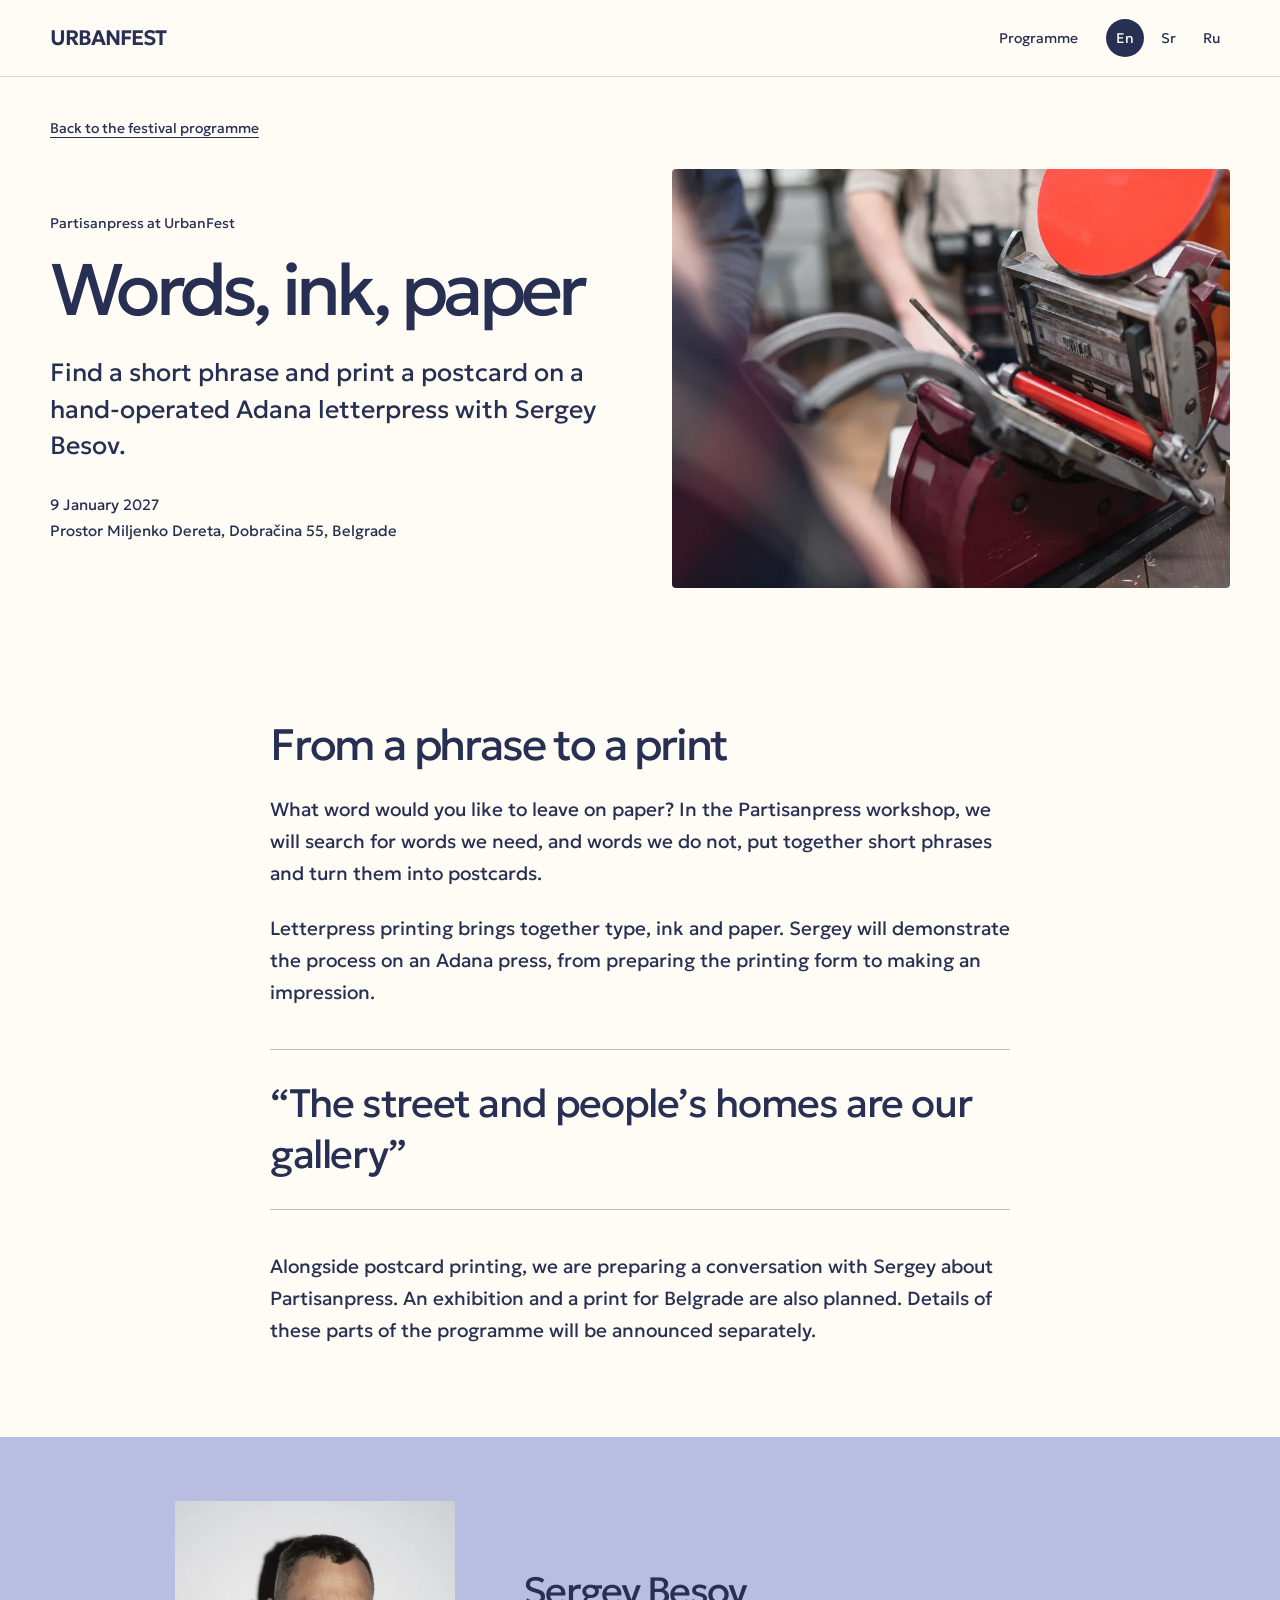
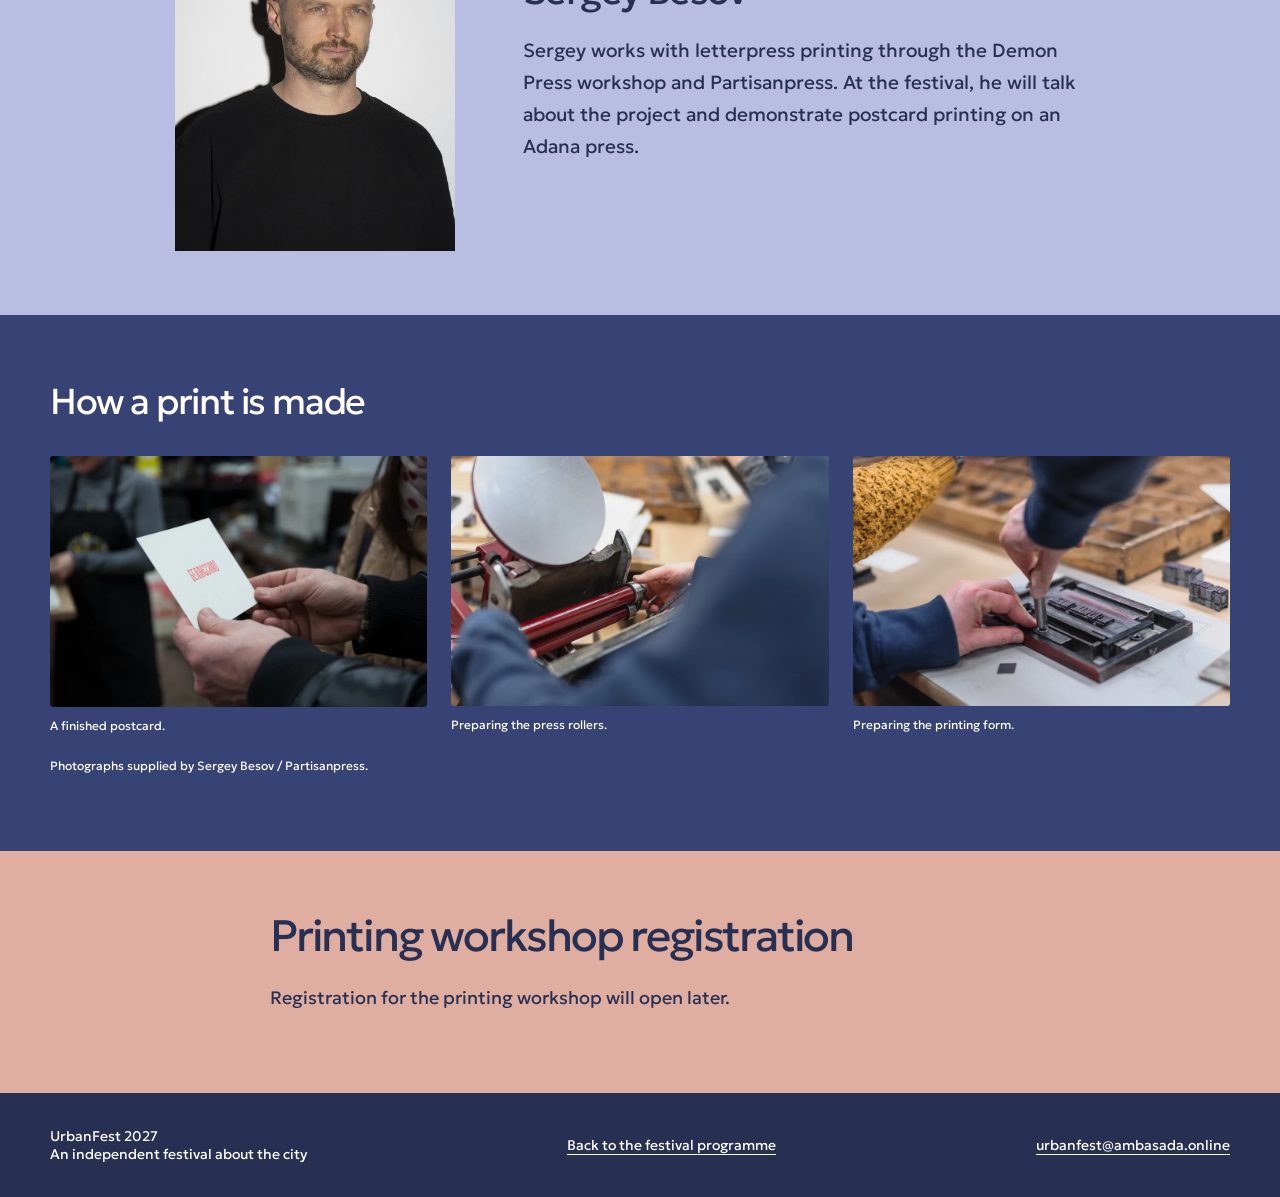
<file: partisanpress/index.html>
<!doctype html><html lang="en"><head><meta charset="utf-8"><meta name="viewport" content="width=device-width,initial-scale=1"><title>Words, ink, paper — UrbanFest 2027</title><meta name="description" content="Find a short phrase and print a postcard on a hand-operated Adana letterpress with Sergey Besov."><link rel="canonical" href="https://urbanfestbelgrade.rs/partisanpress/"><link rel="alternate" hreflang="ru" href="https://urbanfestbelgrade.rs/ru/partisanpress/"><link rel="alternate" hreflang="en" href="https://urbanfestbelgrade.rs/partisanpress/"><link rel="alternate" hreflang="sr" href="https://urbanfestbelgrade.rs/sr/partisanpress/"><link rel="alternate" hreflang="x-default" href="https://urbanfestbelgrade.rs/partisanpress/"><link rel="icon" href="/favicon.svg" type="image/svg+xml"><meta property="og:type" content="website"><meta property="og:title" content="Words, ink, paper — UrbanFest 2027"><meta property="og:description" content="Find a short phrase and print a postcard on a hand-operated Adana letterpress with Sergey Besov."><meta property="og:url" content="https://urbanfestbelgrade.rs/partisanpress/"><meta property="og:image" content="https://urbanfestbelgrade.rs/assets/partisanpress/adana-press.jpg"><meta name="twitter:card" content="summary_large_image"><link rel="preconnect" href="https://fonts.googleapis.com"><link rel="preconnect" href="https://fonts.gstatic.com" crossorigin><link href="https://fonts.googleapis.com/css2?family=Geologica:wght@300;400;500;600;700&display=swap" rel="stylesheet"><link rel="stylesheet" href="/assets/event-pages.css?v=20261118"><!-- Google tag (gtag.js) -->
<script async src="https://www.googletagmanager.com/gtag/js?id=G-C3VJ0NRSVP"></script>
<script>
  window.dataLayer = window.dataLayer || [];
  function gtag(){dataLayer.push(arguments);}
  if (['urbanfestbelgrade.rs', 'www.urbanfestbelgrade.rs'].includes(location.hostname)) {
    gtag('js', new Date());
    gtag('config', 'G-C3VJ0NRSVP');
  }
</script>
<script src="/assets/analytics.js?v=20261128-production" defer></script></head><body class="event-print"><header class="event-header"><div class="event-wrap event-head"><a class="event-brand" href="/">URBANFEST</a><nav class="event-nav" aria-label="UrbanFest"><a href="/#speakers">Programme</a><div class="event-langs"><a href="/partisanpress/" lang="en" aria-current="page">En</a><a href="/sr/partisanpress/" lang="sr">Sr</a><a href="/ru/partisanpress/" lang="ru">Ru</a></div></nav></div></header><main><section class="event-hero"><div class="event-wrap"><a class="event-back" href="/#workshops">Back to the festival programme</a><div class="event-split"><div><p class="event-kicker">Partisanpress at UrbanFest</p><h1>Words, ink, paper</h1><p class="event-lead">Find a short phrase and print a postcard on a hand-operated Adana letterpress with Sergey Besov.</p><p class="event-facts">9 January 2027<br>Prostor Miljenko Dereta, Dobračina 55, Belgrade</p></div><figure><img class="event-hero-photo" src="/assets/optimized/partisanpress-adana-press-1800.webp" alt="A hand-operated Adana letterpress" width="1200" height="798" fetchpriority="high" srcset="/assets/optimized/partisanpress-adana-press-480.webp 480w, /assets/optimized/partisanpress-adana-press-960.webp 960w, /assets/optimized/partisanpress-adana-press-1800.webp 1800w" sizes="(max-width: 800px) calc(100vw - 40px), 700px"></figure></div></div></section><section class="event-content"><div class="event-wrap"><div class="event-prose"><h2>From a phrase to a print</h2><p>What word would you like to leave on paper? In the Partisanpress workshop, we will search for words we need, and words we do not, put together short phrases and turn them into postcards.</p><p>Letterpress printing brings together type, ink and paper. Sergey will demonstrate the process on an Adana press, from preparing the printing form to making an impression.</p><blockquote class="event-callout">“The street and people’s homes are our gallery”</blockquote><p>Alongside postcard printing, we are preparing a conversation with Sergey about Partisanpress. An exhibition and a print for Belgrade are also planned. Details of these parts of the programme will be announced separately.</p></div></div></section><section class="event-bio"><div class="event-wrap event-split"><figure><img class="event-portrait" src="/assets/optimized/partisanpress-sergey-besov-1531.webp" alt="Sergey Besov" width="1531" height="1800" loading="lazy" srcset="/assets/optimized/partisanpress-sergey-besov-480.webp 480w, /assets/optimized/partisanpress-sergey-besov-960.webp 960w, /assets/optimized/partisanpress-sergey-besov-1531.webp 1531w" sizes="(max-width: 800px) calc(100vw - 40px), 700px"></figure><div><h2>Sergey Besov</h2><p>Sergey works with letterpress printing through the Demon Press workshop and Partisanpress. At the festival, he will talk about the project and demonstrate postcard printing on an Adana press.</p></div></div></section><section class="event-gallery"><div class="event-wrap"><h2>How a print is made</h2><div class="event-gallery-grid"><figure><img src="/assets/optimized/partisanpress-printed-postcard-1800.webp" alt="A finished postcard." loading="lazy" width="1800" height="1200" srcset="/assets/optimized/partisanpress-printed-postcard-480.webp 480w, /assets/optimized/partisanpress-printed-postcard-960.webp 960w, /assets/optimized/partisanpress-printed-postcard-1800.webp 1800w" sizes="(max-width: 800px) calc(100vw - 40px), 700px"><figcaption class="event-caption">A finished postcard.</figcaption></figure><figure><img src="/assets/optimized/partisanpress-inking-rollers-1800.webp" alt="Preparing the press rollers." loading="lazy" width="1200" height="798" srcset="/assets/optimized/partisanpress-inking-rollers-480.webp 480w, /assets/optimized/partisanpress-inking-rollers-960.webp 960w, /assets/optimized/partisanpress-inking-rollers-1800.webp 1800w" sizes="(max-width: 800px) calc(100vw - 40px), 700px"><figcaption class="event-caption">Preparing the press rollers.</figcaption></figure><figure><img src="/assets/optimized/partisanpress-setting-type-1800.webp" alt="Preparing the printing form." loading="lazy" width="1200" height="798" srcset="/assets/optimized/partisanpress-setting-type-480.webp 480w, /assets/optimized/partisanpress-setting-type-960.webp 960w, /assets/optimized/partisanpress-setting-type-1800.webp 1800w" sizes="(max-width: 800px) calc(100vw - 40px), 700px"><figcaption class="event-caption">Preparing the printing form.</figcaption></figure></div><p class="event-caption">Photographs supplied by Sergey Besov / Partisanpress.</p></div></section><section class="event-registration" id="registration"><div class="event-wrap"><div class="event-prose"><h2>Printing workshop registration</h2><p>Registration for the printing workshop will open later.</p></div></div></section></main><footer class="event-footer"><div class="event-wrap event-foot"><p>UrbanFest 2027<br>An independent festival about the city</p><a href="/">Back to the festival programme</a><a href="mailto:urbanfest@ambasada.online">urbanfest@ambasada.online</a></div></footer></body></html>
</file>
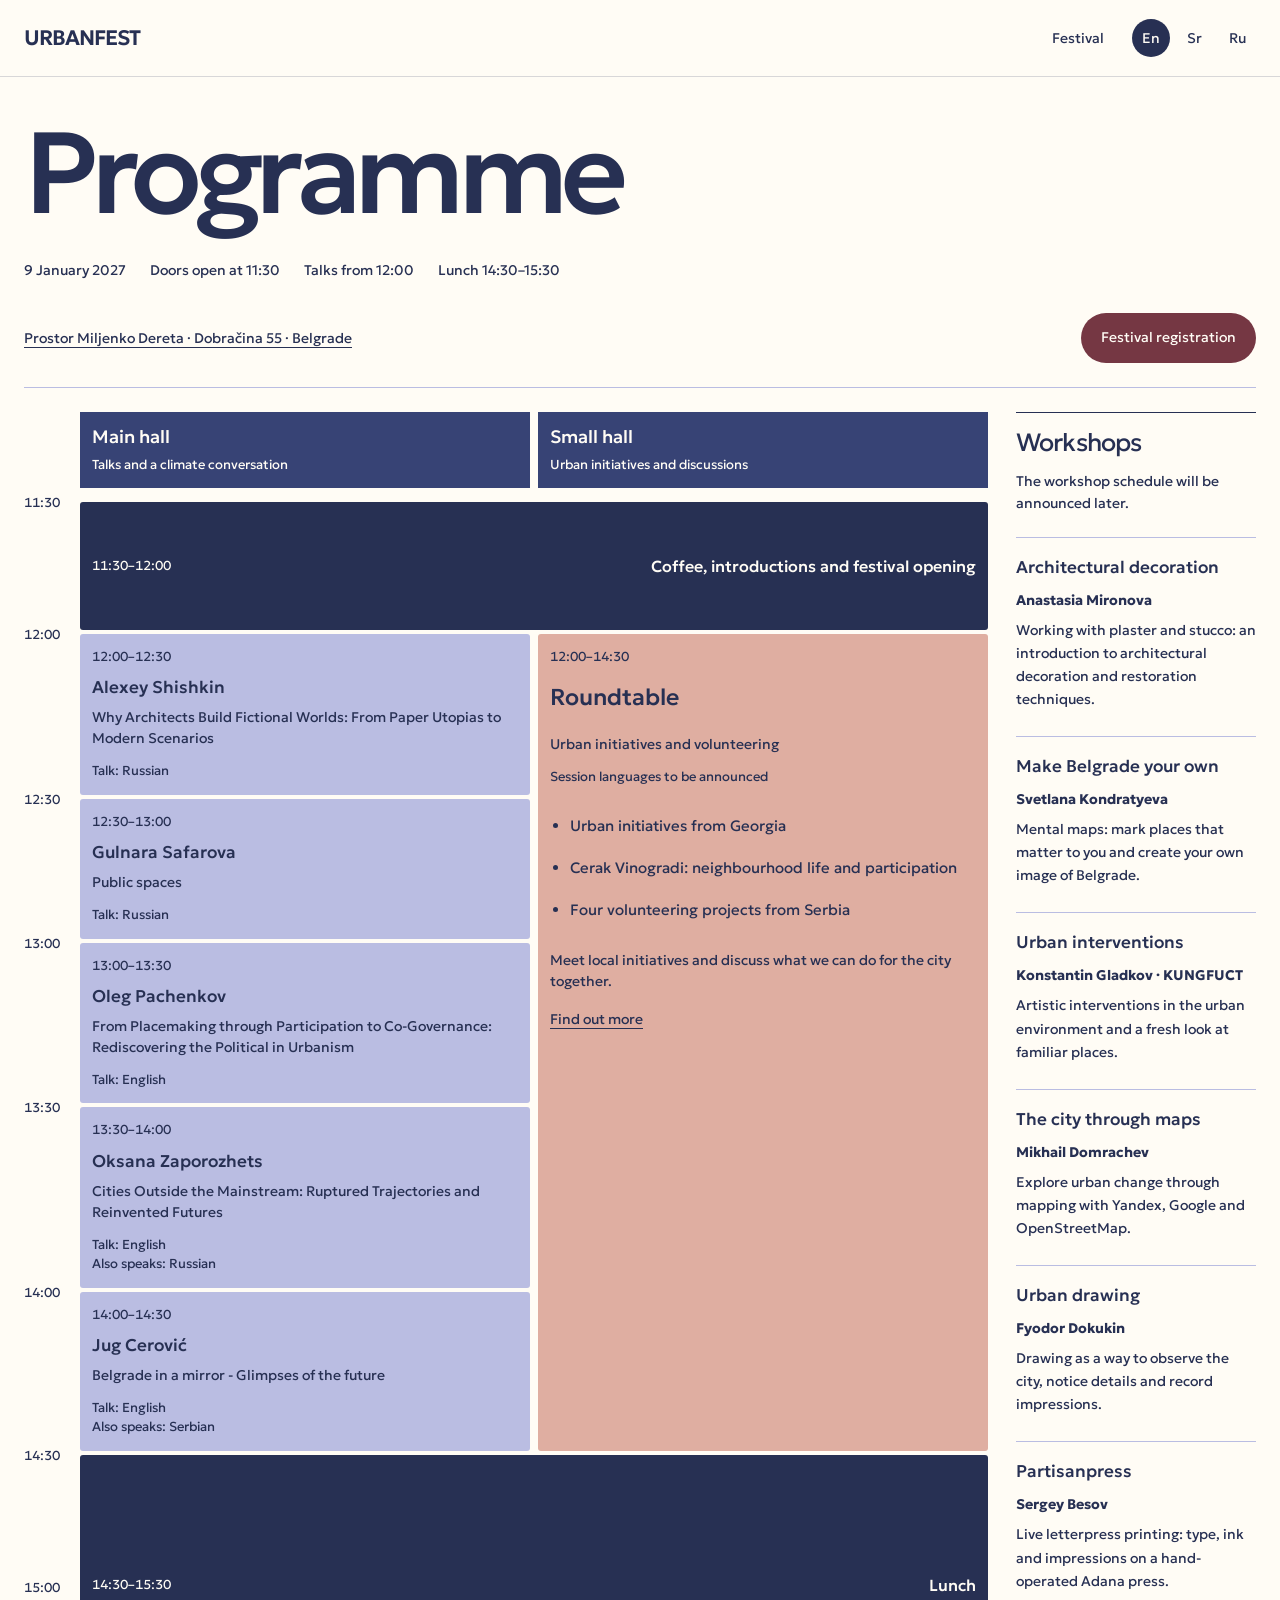
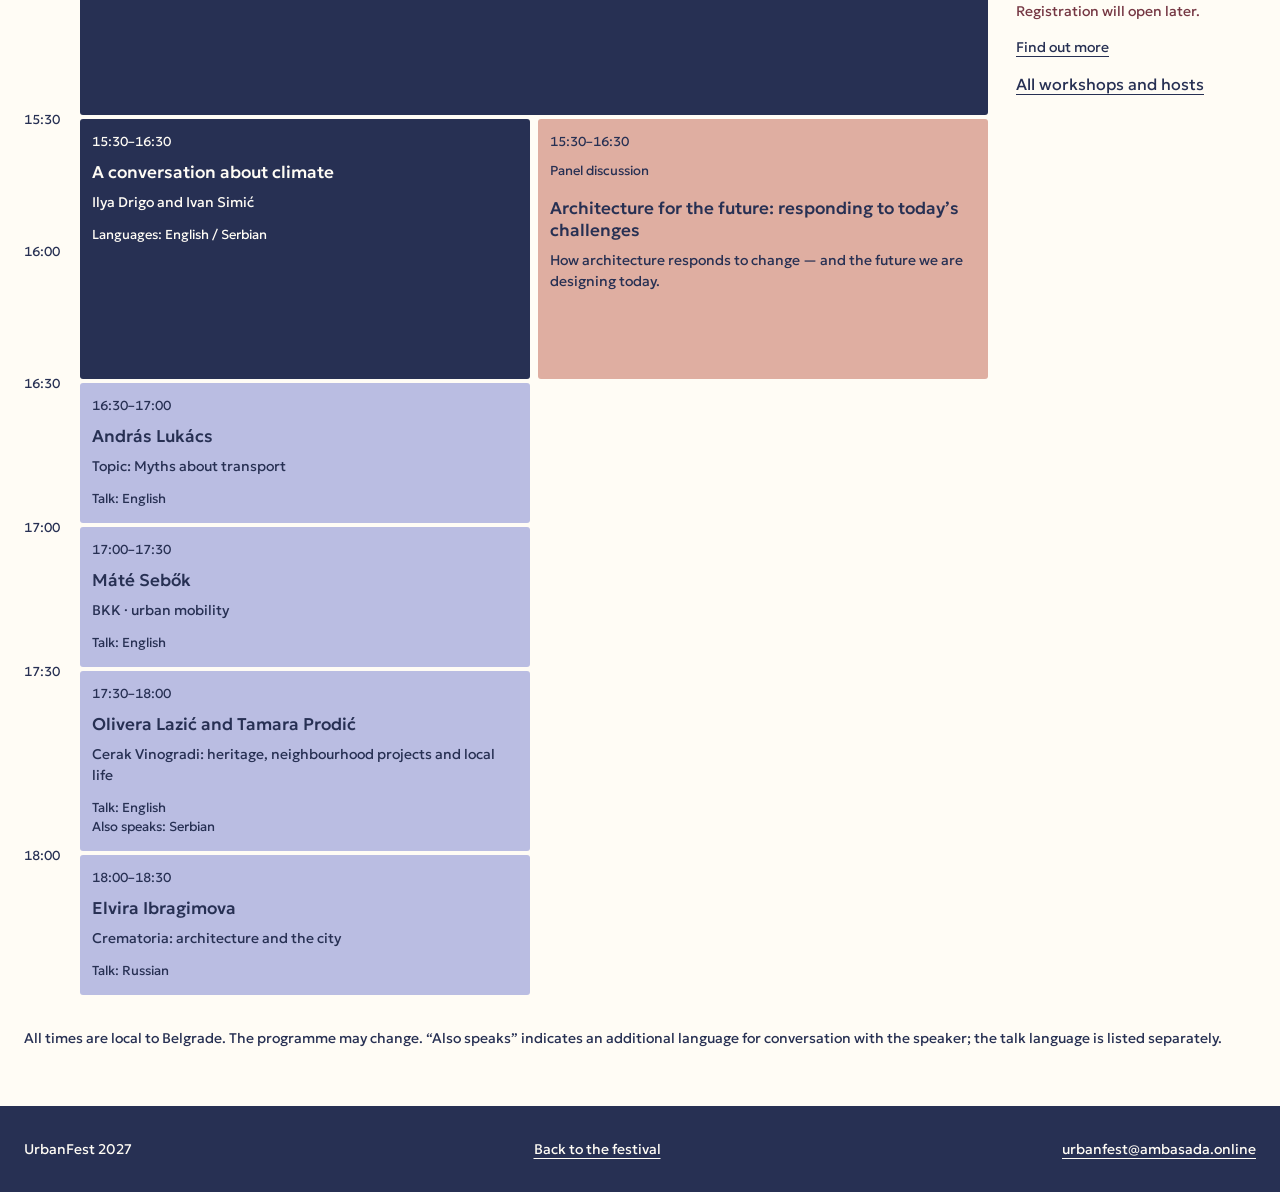
<file: programme/index.html>
<!doctype html>
<html lang="en">
<head>
<meta charset="utf-8"><meta name="viewport" content="width=device-width,initial-scale=1">
<title>Programme — UrbanFest 2027</title>
<meta name="description" content="UrbanFest 2027 schedule: talks, urban initiatives and discussions across two halls. 9 January, doors open at 11:30.">
<link rel="canonical" href="https://urbanfestbelgrade.rs/programme/"><link rel="alternate" hreflang="en" href="https://urbanfestbelgrade.rs/programme/"><link rel="alternate" hreflang="sr" href="https://urbanfestbelgrade.rs/sr/programme/"><link rel="alternate" hreflang="ru" href="https://urbanfestbelgrade.rs/ru/programme/"><link rel="alternate" hreflang="x-default" href="https://urbanfestbelgrade.rs/programme/">
<link rel="icon" href="/favicon.svg" type="image/svg+xml">
<meta property="og:type" content="website"><meta property="og:title" content="Programme — UrbanFest 2027"><meta property="og:description" content="UrbanFest 2027 schedule: talks, urban initiatives and discussions across two halls. 9 January, doors open at 11:30."><meta property="og:url" content="https://urbanfestbelgrade.rs/programme/"><meta property="og:image" content="https://urbanfestbelgrade.rs/assets/hero-audience.jpg"><meta name="twitter:card" content="summary_large_image">
<link rel="preconnect" href="https://fonts.googleapis.com"><link rel="preconnect" href="https://fonts.gstatic.com" crossorigin><link href="https://fonts.googleapis.com/css2?family=Geologica:wght@300;400;500;600;700&display=swap" rel="stylesheet">
<link rel="stylesheet" href="/assets/event-pages.css?v=20261118"><link rel="stylesheet" href="/assets/programme.css?v=20261128-visit">
<!-- Google tag (gtag.js) -->
<script async src="https://www.googletagmanager.com/gtag/js?id=G-C3VJ0NRSVP"></script>
<script>
  window.dataLayer = window.dataLayer || [];
  function gtag(){dataLayer.push(arguments);}
  if (['urbanfestbelgrade.rs', 'www.urbanfestbelgrade.rs'].includes(location.hostname)) {
    gtag('js', new Date());
    gtag('config', 'G-C3VJ0NRSVP');
  }
</script>
<script src="/assets/analytics.js?v=20261128-production" defer></script>
</head>
<body class="programme-page">
<header class="event-header"><div class="event-wrap event-head"><a class="event-brand" href="/">URBANFEST</a><nav class="event-nav" aria-label="UrbanFest"><a href="/">Festival</a><div class="event-langs"><a href="/programme/" lang="en" hreflang="en" aria-current="page">En</a><a href="/sr/programme/" lang="sr" hreflang="sr">Sr</a><a href="/ru/programme/" lang="ru" hreflang="ru">Ru</a></div></nav></div></header>
<main class="programme-main event-wrap"><h1 class="programme-title">Programme</h1><div class="programme-facts"><span>9 January 2027</span><span>Doors open at 11:30</span><span>Talks from 12:00</span><span>Lunch 14:30–15:30</span></div>
<div class="programme-visit"><a class="programme-venue" data-track="venue_map_click" href="https://www.google.com/maps/search/?api=1&amp;query=Prostor+Miljenko+Dereta+Dobra%C4%8Dina+55+Belgrade" target="_blank" rel="noopener noreferrer">Prostor Miljenko Dereta · Dobračina 55 · Belgrade</a><a class="event-button" data-track-placement="programme" href="https://docs.google.com/forms/d/1slLSATMFyt-E8ZCHkyF-YfPMIX1MEFKwfa-5wL1tldc/viewform" target="_blank" rel="noopener noreferrer">Festival registration</a></div>
<div class="programme-layout"><section class="programme-timetable" aria-label="Programme"><div class="programme-heads"><div></div><div class="programme-hall"><h2>Main hall</h2><p>Talks and a climate conversation</p></div><div class="programme-hall"><h2>Small hall</h2><p>Urban initiatives and discussions</p></div></div><div class="programme-grid"><time aria-hidden="true" class="programme-time" style="grid-row:1">11:30</time><article class="programme-event programme-event--common" style="grid-column:2/-1;grid-row:1/2"><p class="programme-when">11:30–12:00</p><h3>Coffee, introductions and festival opening</h3></article><time aria-hidden="true" class="programme-time" style="grid-row:2">12:00</time><article aria-label="Main hall" class="programme-event" data-event="shishkin" style="grid-column:2;grid-row:2/3"><p class="programme-when"><time>12:00</time>–<time>12:30</time></p><h3>Alexey Shishkin</h3><p>Why Architects Build Fictional Worlds: From Paper Utopias to Modern Scenarios</p><p class="programme-language">Talk: Russian</p></article><article aria-label="Small hall" class="programme-event programme-event--volunteer" id="roundtable" data-event="volunteering" style="grid-column:3;grid-row:2/7"><p class="programme-when">12:00–14:30</p><h3>Roundtable</h3><p>Urban initiatives and volunteering</p><p class="programme-language">Session languages to be announced</p><ul><li>Urban initiatives from Georgia</li><li>Cerak Vinogradi: neighbourhood life and participation</li><li>Four volunteering projects from Serbia</li></ul><p>Meet local initiatives and discuss what we can do for the city together.</p><a href="/volunteering/">Find out more</a></article><time aria-hidden="true" class="programme-time" style="grid-row:3">12:30</time><article aria-label="Main hall" class="programme-event" data-event="gulnara" style="grid-column:2;grid-row:3/4"><p class="programme-when"><time>12:30</time>–<time>13:00</time></p><h3>Gulnara Safarova</h3><p>Public spaces</p><p class="programme-language">Talk: Russian</p></article><time aria-hidden="true" class="programme-time" style="grid-row:4">13:00</time><article aria-label="Main hall" class="programme-event" data-event="pachenkov" style="grid-column:2;grid-row:4/5"><p class="programme-when"><time>13:00</time>–<time>13:30</time></p><h3>Oleg Pachenkov</h3><p>From Placemaking through Participation to Co-Governance: Rediscovering the Political in Urbanism</p><p class="programme-language">Talk: English</p></article><time aria-hidden="true" class="programme-time" style="grid-row:5">13:30</time><article aria-label="Main hall" class="programme-event" data-event="oksana" style="grid-column:2;grid-row:5/6"><p class="programme-when"><time>13:30</time>–<time>14:00</time></p><h3>Oksana Zaporozhets</h3><p>Cities Outside the Mainstream: Ruptured Trajectories and Reinvented Futures</p><p class="programme-language">Talk: English<br>Also speaks: Russian</p></article><time aria-hidden="true" class="programme-time" style="grid-row:6">14:00</time><article aria-label="Main hall" class="programme-event" data-event="jug" style="grid-column:2;grid-row:6/7"><p class="programme-when"><time>14:00</time>–<time>14:30</time></p><h3>Jug Cerović</h3><p>Belgrade in a mirror - Glimpses of the future</p><p class="programme-language">Talk: English<br>Also speaks: Serbian</p></article><time aria-hidden="true" class="programme-time" style="grid-row:7">14:30</time><article class="programme-event programme-event--common" style="grid-column:2/-1;grid-row:7/9"><p class="programme-when">14:30–15:30</p><h3>Lunch</h3></article><time aria-hidden="true" class="programme-time" style="grid-row:8">15:00</time><time aria-hidden="true" class="programme-time" style="grid-row:9">15:30</time><article aria-label="Main hall" class="programme-event programme-event--climate" data-event="climate" style="grid-column:2;grid-row:9/11"><p class="programme-when">15:30–16:30</p><h3>A conversation about climate</h3><p>Ilya Drigo and Ivan Simić</p><p class="programme-language">Languages: English / Serbian</p></article><article aria-label="Small hall" class="programme-event programme-event--panel" data-event="architecture-panel" style="grid-column:3;grid-row:9/11"><p class="programme-when">15:30–16:30</p><p class="programme-format">Panel discussion</p><h3>Architecture for the future: responding to today’s challenges</h3><p>How architecture responds to change — and the future we are designing today.</p></article><time aria-hidden="true" class="programme-time" style="grid-row:10">16:00</time><time aria-hidden="true" class="programme-time" style="grid-row:11">16:30</time><article aria-label="Main hall" class="programme-event" data-event="andras" style="grid-column:2;grid-row:11/12"><p class="programme-when"><time>16:30</time>–<time>17:00</time></p><h3>András Lukács</h3><p>Topic: Myths about transport</p><p class="programme-language">Talk: English</p></article><time aria-hidden="true" class="programme-time" style="grid-row:12">17:00</time><article aria-label="Main hall" class="programme-event" data-event="mate" style="grid-column:2;grid-row:12/13"><p class="programme-when"><time>17:00</time>–<time>17:30</time></p><h3>Máté Sebők</h3><p>BKK · urban mobility</p><p class="programme-language">Talk: English</p></article><time aria-hidden="true" class="programme-time" style="grid-row:13">17:30</time><article aria-label="Main hall" class="programme-event" data-event="cerak" style="grid-column:2;grid-row:13/14"><p class="programme-when"><time>17:30</time>–<time>18:00</time></p><h3>Olivera Lazić and Tamara Prodić</h3><p>Cerak Vinogradi: heritage, neighbourhood projects and local life</p><p class="programme-language">Talk: English<br>Also speaks: Serbian</p></article><time aria-hidden="true" class="programme-time" style="grid-row:14">18:00</time><article aria-label="Main hall" class="programme-event" data-event="elvira" style="grid-column:2;grid-row:14/15"><p class="programme-when"><time>18:00</time>–<time>18:30</time></p><h3>Elvira Ibragimova</h3><p>Crematoria: architecture and the city</p><p class="programme-language">Talk: Russian</p></article></div></section>
<aside class="programme-workshops"><h2>Workshops</h2><p>The workshop schedule will be announced later.</p><article class="programme-workshop"><h3>Architectural decoration</h3><p><strong>Anastasia Mironova</strong></p><p>Working with plaster and stucco: an introduction to architectural decoration and restoration techniques.</p></article><article class="programme-workshop"><h3>Make Belgrade your own</h3><p><strong>Svetlana Kondratyeva</strong></p><p>Mental maps: mark places that matter to you and create your own image of Belgrade.</p></article><article class="programme-workshop"><h3>Urban interventions</h3><p><strong>Konstantin Gladkov · KUNGFUCT</strong></p><p>Artistic interventions in the urban environment and a fresh look at familiar places.</p></article><article class="programme-workshop"><h3>The city through maps</h3><p><strong>Mikhail Domrachev</strong></p><p>Explore urban change through mapping with Yandex, Google and OpenStreetMap.</p></article><article class="programme-workshop"><h3>Urban drawing</h3><p><strong>Fyodor Dokukin</strong></p><p>Drawing as a way to observe the city, notice details and record impressions.</p></article><article class="programme-workshop"><h3>Partisanpress</h3><p><strong>Sergey Besov</strong></p><p>Live letterpress printing: type, ink and impressions on a hand-operated Adana press.</p><p class="programme-signup">Registration will open later.</p><a href="/partisanpress/">Find out more</a></article><a href="/#workshops">All workshops and hosts</a></aside></div>
<p class="programme-note">All times are local to Belgrade. The programme may change. “Also speaks” indicates an additional language for conversation with the speaker; the talk language is listed separately.</p></main>
<footer class="event-footer"><div class="event-wrap event-foot"><p>UrbanFest 2027</p><a href="/">Back to the festival</a><a href="mailto:urbanfest@ambasada.online">urbanfest@ambasada.online</a></div></footer>
</body></html>
</file>
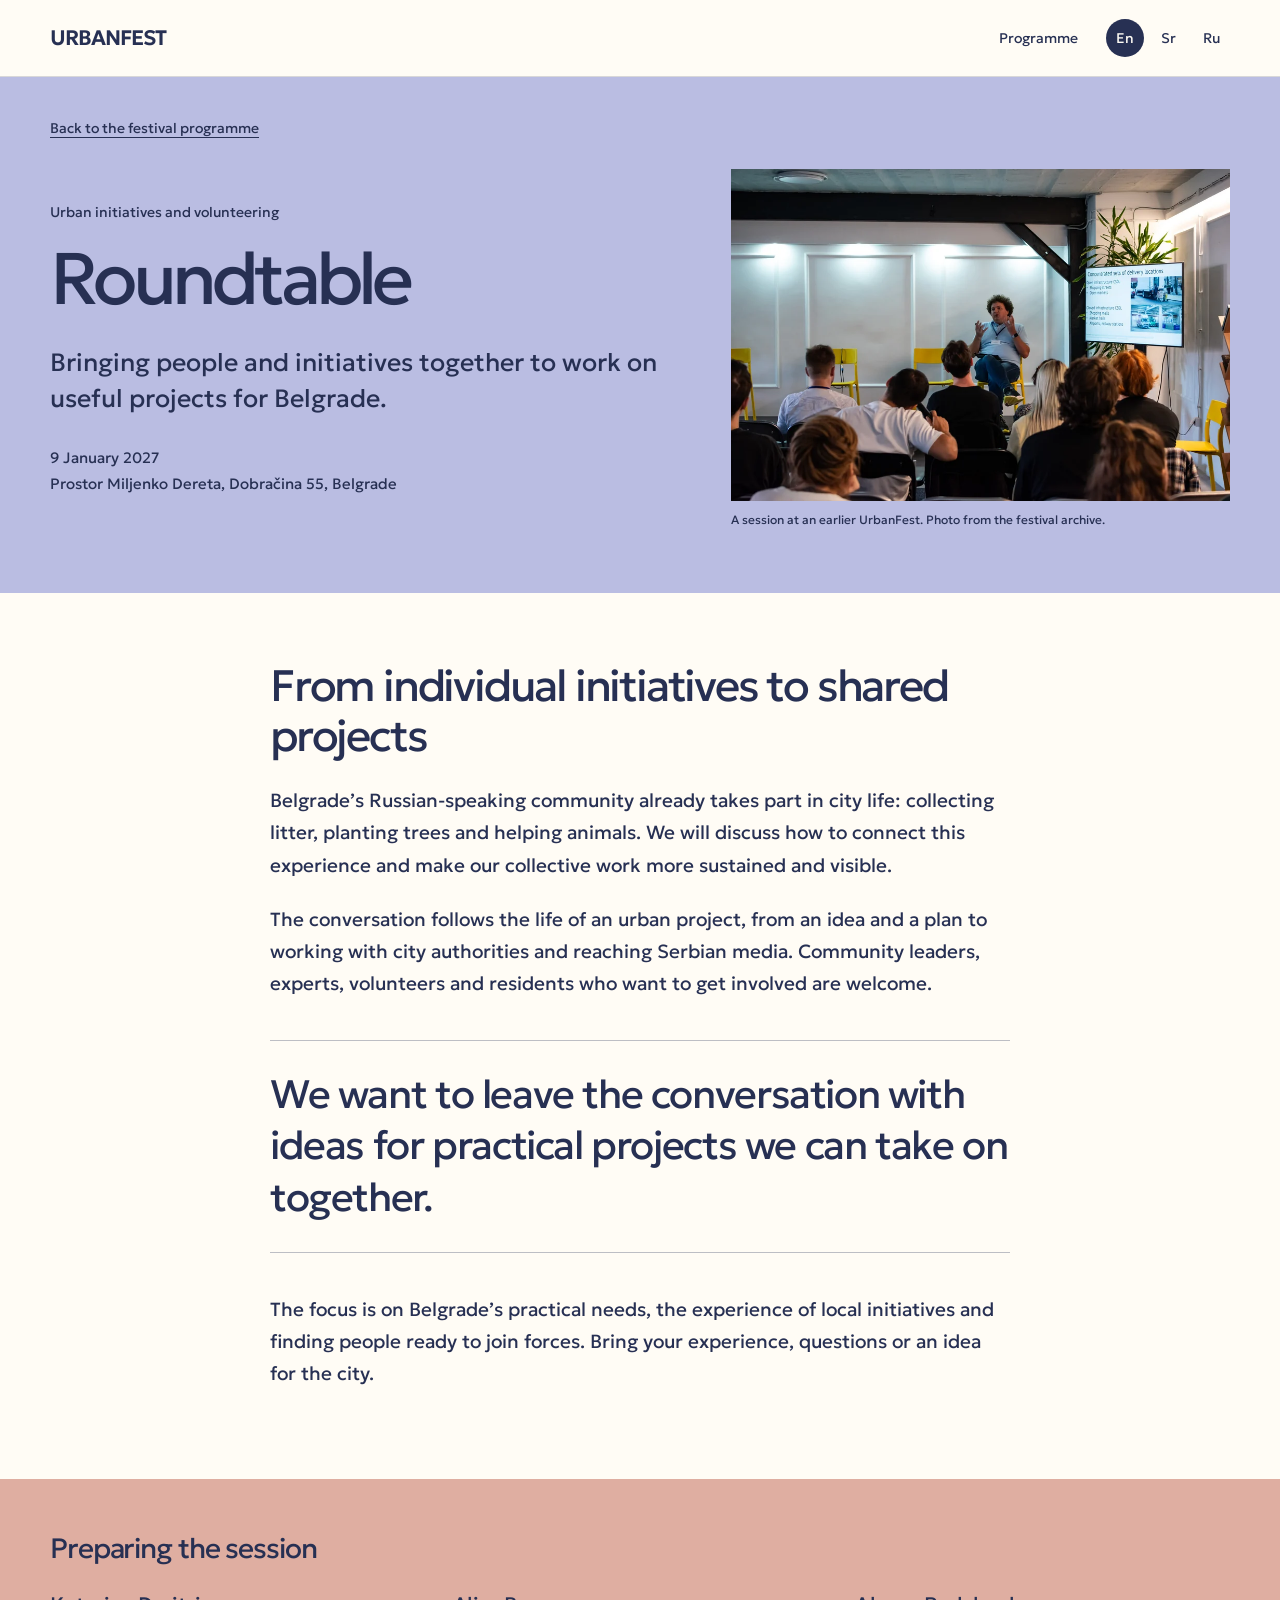
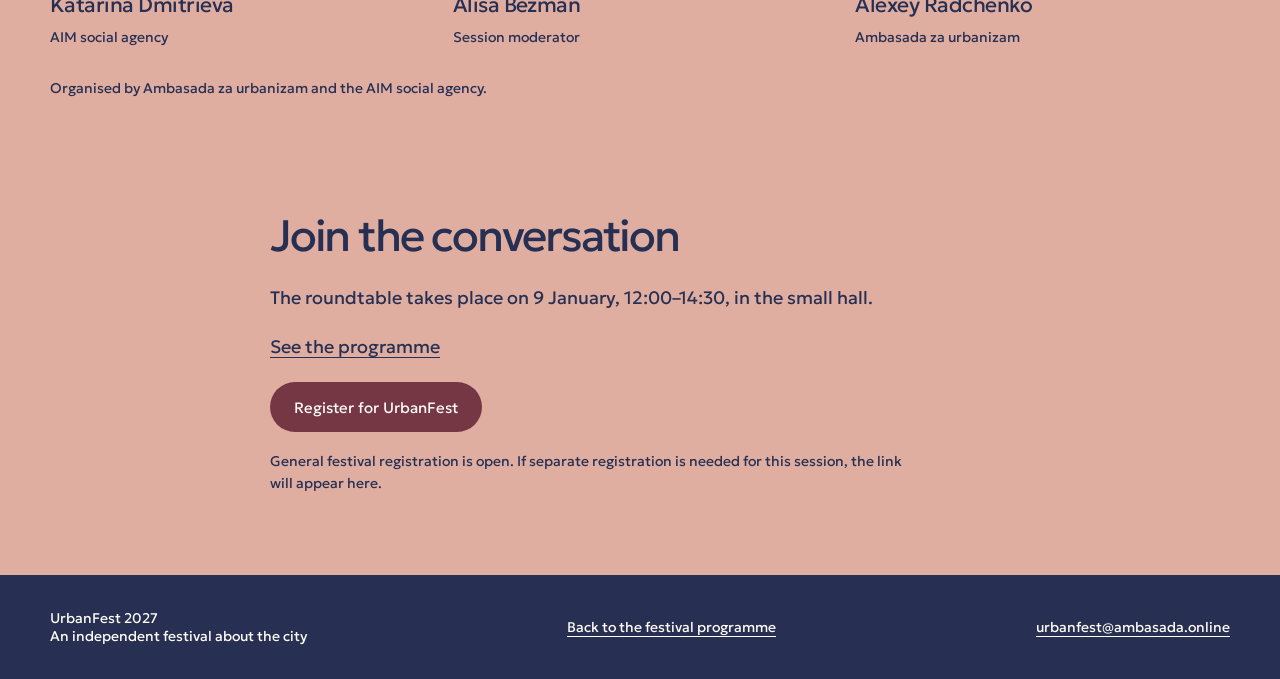
<file: volunteering/index.html>
<!doctype html><html lang="en"><head><meta charset="utf-8"><meta name="viewport" content="width=device-width,initial-scale=1"><title>Roundtable — UrbanFest 2027</title><meta name="description" content="Bringing people and initiatives together to work on useful projects for Belgrade."><link rel="canonical" href="https://urbanfestbelgrade.rs/volunteering/"><link rel="alternate" hreflang="ru" href="https://urbanfestbelgrade.rs/ru/volunteering/"><link rel="alternate" hreflang="en" href="https://urbanfestbelgrade.rs/volunteering/"><link rel="alternate" hreflang="sr" href="https://urbanfestbelgrade.rs/sr/volunteering/"><link rel="alternate" hreflang="x-default" href="https://urbanfestbelgrade.rs/volunteering/"><link rel="icon" href="/favicon.svg" type="image/svg+xml"><meta property="og:type" content="website"><meta property="og:title" content="Roundtable — UrbanFest 2027"><meta property="og:description" content="Bringing people and initiatives together to work on useful projects for Belgrade."><meta property="og:url" content="https://urbanfestbelgrade.rs/volunteering/"><meta property="og:image" content="https://urbanfestbelgrade.rs/assets/history-workshop.jpg"><meta name="twitter:card" content="summary_large_image"><link rel="preconnect" href="https://fonts.googleapis.com"><link rel="preconnect" href="https://fonts.gstatic.com" crossorigin><link href="https://fonts.googleapis.com/css2?family=Geologica:wght@300;400;500;600;700&display=swap" rel="stylesheet"><link rel="stylesheet" href="/assets/event-pages.css?v=20261118"><!-- Google tag (gtag.js) -->
<script async src="https://www.googletagmanager.com/gtag/js?id=G-C3VJ0NRSVP"></script>
<script>
  window.dataLayer = window.dataLayer || [];
  function gtag(){dataLayer.push(arguments);}
  if (['urbanfestbelgrade.rs', 'www.urbanfestbelgrade.rs'].includes(location.hostname)) {
    gtag('js', new Date());
    gtag('config', 'G-C3VJ0NRSVP');
  }
</script>
<script src="/assets/analytics.js?v=20261128-production" defer></script></head><body class="event-volunteer"><header class="event-header"><div class="event-wrap event-head"><a class="event-brand" href="/">URBANFEST</a><nav class="event-nav" aria-label="UrbanFest"><a href="/programme/">Programme</a><div class="event-langs"><a href="/volunteering/" lang="en" aria-current="page">En</a><a href="/sr/volunteering/" lang="sr">Sr</a><a href="/ru/volunteering/" lang="ru">Ru</a></div></nav></div></header><main><section class="event-hero"><div class="event-wrap"><a class="event-back" href="/#volunteering">Back to the festival programme</a><div class="event-split"><div><p class="event-kicker">Urban initiatives and volunteering</p><h1>Roundtable</h1><p class="event-lead">Bringing people and initiatives together to work on useful projects for Belgrade.</p><p class="event-facts">9 January 2027<br>Prostor Miljenko Dereta, Dobračina 55, Belgrade</p></div><figure><img class="event-archive-photo" src="/assets/optimized/history-workshop-1680.webp" alt="A session at an earlier UrbanFest. Photo from the festival archive." width="1680" height="1120" fetchpriority="high" srcset="/assets/optimized/history-workshop-480.webp 480w, /assets/optimized/history-workshop-960.webp 960w, /assets/optimized/history-workshop-1680.webp 1680w" sizes="(max-width: 560px) 100vw, (max-width: 900px) 80vw, 850px"><figcaption class="event-caption">A session at an earlier UrbanFest. Photo from the festival archive.</figcaption></figure></div></div></section><section class="event-content"><div class="event-wrap"><div class="event-prose"><h2>From individual initiatives to shared projects</h2><p>Belgrade’s Russian-speaking community already takes part in city life: collecting litter, planting trees and helping animals. We will discuss how to connect this experience and make our collective work more sustained and visible.</p><p>The conversation follows the life of an urban project, from an idea and a plan to working with city authorities and reaching Serbian media. Community leaders, experts, volunteers and residents who want to get involved are welcome.</p><blockquote class="event-callout">We want to leave the conversation with ideas for practical projects we can take on together.</blockquote><p>The focus is on Belgrade’s practical needs, the experience of local initiatives and finding people ready to join forces. Bring your experience, questions or an idea for the city.</p></div></div></section><section class="event-people"><div class="event-wrap"><h2>Preparing the session</h2><div class="event-people-list"><div><h3>Katarina Dmitrieva</h3><p>AIM social agency</p></div><div><h3>Alisa Bezman</h3><p>Session moderator</p></div><div><h3>Alexey Radchenko</h3><p>Ambasada za urbanizam</p></div></div><p class="event-note" style="margin:28px 0 0">Organised by Ambasada za urbanizam and the AIM social agency.</p></div></section><section class="event-registration" id="registration"><div class="event-wrap"><div class="event-prose"><h2>Join the conversation</h2><p>The roundtable takes place on 9 January, 12:00–14:30, in the small hall.</p><p><a href="/programme/#roundtable">See the programme</a></p><a class="event-button" href="https://docs.google.com/forms/d/1slLSATMFyt-E8ZCHkyF-YfPMIX1MEFKwfa-5wL1tldc/viewform" target="_blank" rel="noopener noreferrer">Register for UrbanFest</a><p class="event-note" style="margin-top:18px">General festival registration is open. If separate registration is needed for this session, the link will appear here.</p></div></div></section></main><footer class="event-footer"><div class="event-wrap event-foot"><p>UrbanFest 2027<br>An independent festival about the city</p><a href="/">Back to the festival programme</a><a href="mailto:urbanfest@ambasada.online">urbanfest@ambasada.online</a></div></footer></body></html>
</file>
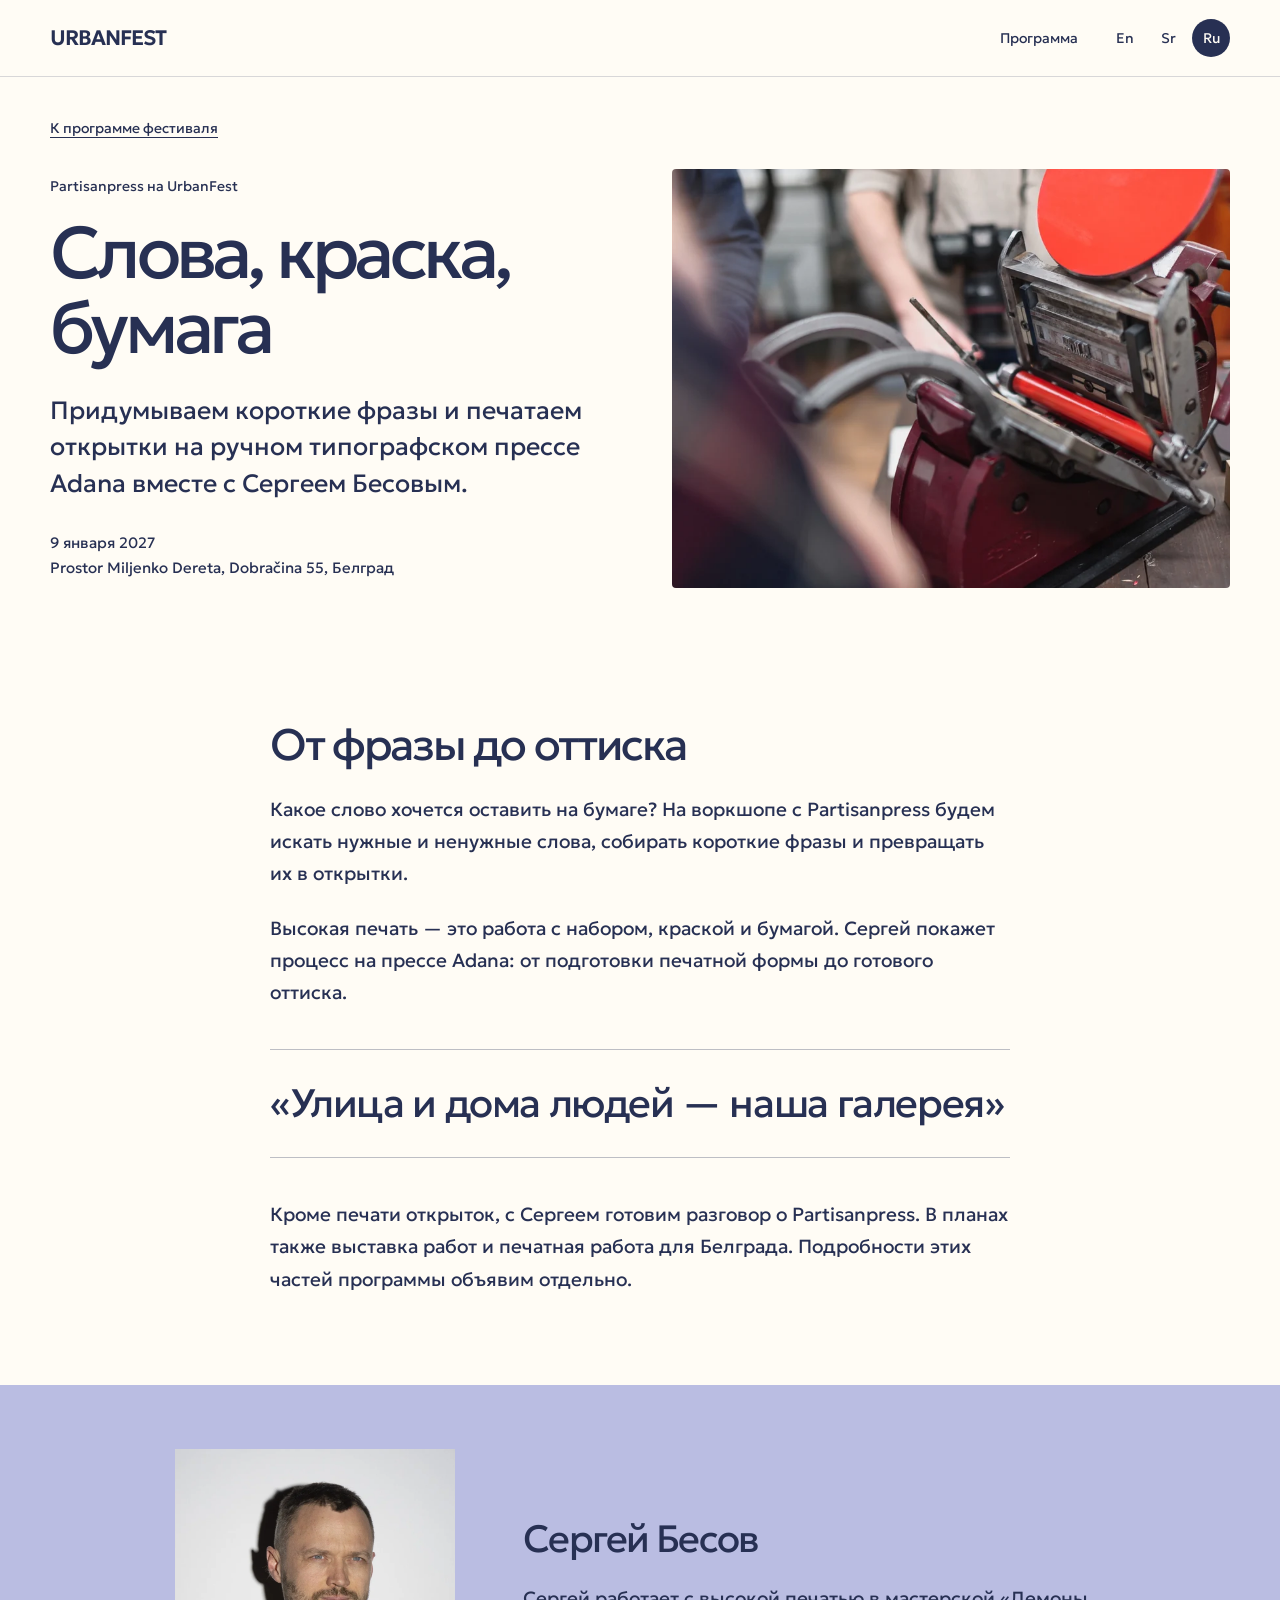
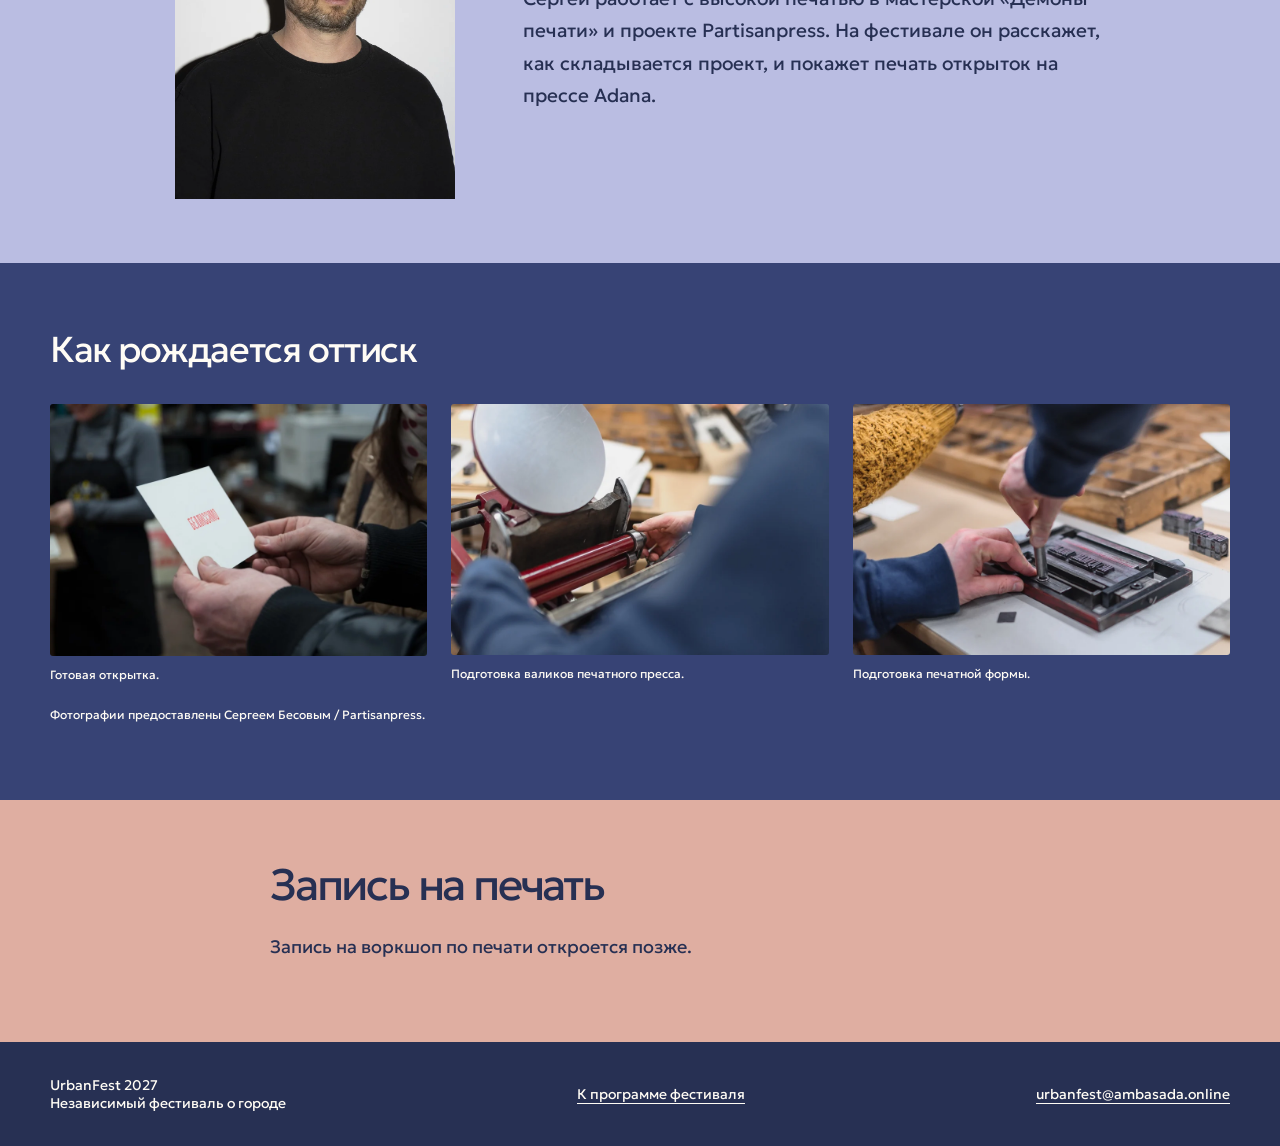
<file: ru/partisanpress/index.html>
<!doctype html><html lang="ru"><head><meta charset="utf-8"><meta name="viewport" content="width=device-width,initial-scale=1"><title>Слова, краска, бумага — UrbanFest 2027</title><meta name="description" content="Придумываем короткие фразы и печатаем открытки на ручном типографском прессе Adana вместе с Сергеем Бесовым."><link rel="canonical" href="https://urbanfestbelgrade.rs/ru/partisanpress/"><link rel="alternate" hreflang="ru" href="https://urbanfestbelgrade.rs/ru/partisanpress/"><link rel="alternate" hreflang="en" href="https://urbanfestbelgrade.rs/partisanpress/"><link rel="alternate" hreflang="sr" href="https://urbanfestbelgrade.rs/sr/partisanpress/"><link rel="alternate" hreflang="x-default" href="https://urbanfestbelgrade.rs/partisanpress/"><link rel="icon" href="/favicon.svg" type="image/svg+xml"><meta property="og:type" content="website"><meta property="og:title" content="Слова, краска, бумага — UrbanFest 2027"><meta property="og:description" content="Придумываем короткие фразы и печатаем открытки на ручном типографском прессе Adana вместе с Сергеем Бесовым."><meta property="og:url" content="https://urbanfestbelgrade.rs/ru/partisanpress/"><meta property="og:image" content="https://urbanfestbelgrade.rs/assets/partisanpress/adana-press.jpg"><meta name="twitter:card" content="summary_large_image"><link rel="preconnect" href="https://fonts.googleapis.com"><link rel="preconnect" href="https://fonts.gstatic.com" crossorigin><link href="https://fonts.googleapis.com/css2?family=Geologica:wght@300;400;500;600;700&display=swap" rel="stylesheet"><link rel="stylesheet" href="/assets/event-pages.css?v=20261118"><!-- Google tag (gtag.js) -->
<script async src="https://www.googletagmanager.com/gtag/js?id=G-C3VJ0NRSVP"></script>
<script>
  window.dataLayer = window.dataLayer || [];
  function gtag(){dataLayer.push(arguments);}
  if (['urbanfestbelgrade.rs', 'www.urbanfestbelgrade.rs'].includes(location.hostname)) {
    gtag('js', new Date());
    gtag('config', 'G-C3VJ0NRSVP');
  }
</script>
<script src="/assets/analytics.js?v=20261128-production" defer></script></head><body class="event-print"><header class="event-header"><div class="event-wrap event-head"><a class="event-brand" href="/ru/">URBANFEST</a><nav class="event-nav" aria-label="UrbanFest"><a href="/ru/#speakers">Программа</a><div class="event-langs"><a href="/partisanpress/" lang="en">En</a><a href="/sr/partisanpress/" lang="sr">Sr</a><a href="/ru/partisanpress/" lang="ru" aria-current="page">Ru</a></div></nav></div></header><main><section class="event-hero"><div class="event-wrap"><a class="event-back" href="/ru/#workshops">К программе фестиваля</a><div class="event-split"><div><p class="event-kicker">Partisanpress на UrbanFest</p><h1>Слова, краска, бумага</h1><p class="event-lead">Придумываем короткие фразы и печатаем открытки на ручном типографском прессе Adana вместе с Сергеем Бесовым.</p><p class="event-facts">9 января 2027<br>Prostor Miljenko Dereta, Dobračina 55, Белград</p></div><figure><img class="event-hero-photo" src="/assets/optimized/partisanpress-adana-press-1800.webp" alt="Ручной типографский пресс Adana" width="1200" height="798" fetchpriority="high" srcset="/assets/optimized/partisanpress-adana-press-480.webp 480w, /assets/optimized/partisanpress-adana-press-960.webp 960w, /assets/optimized/partisanpress-adana-press-1800.webp 1800w" sizes="(max-width: 800px) calc(100vw - 40px), 700px"></figure></div></div></section><section class="event-content"><div class="event-wrap"><div class="event-prose"><h2>От фразы до оттиска</h2><p>Какое слово хочется оставить на бумаге? На воркшопе с Partisanpress будем искать нужные и ненужные слова, собирать короткие фразы и превращать их в открытки.</p><p>Высокая печать — это работа с набором, краской и бумагой. Сергей покажет процесс на прессе Adana: от подготовки печатной формы до готового оттиска.</p><blockquote class="event-callout">«Улица и дома людей — наша галерея»</blockquote><p>Кроме печати открыток, с Сергеем готовим разговор о Partisanpress. В планах также выставка работ и печатная работа для Белграда. Подробности этих частей программы объявим отдельно.</p></div></div></section><section class="event-bio"><div class="event-wrap event-split"><figure><img class="event-portrait" src="/assets/optimized/partisanpress-sergey-besov-1531.webp" alt="Сергей Бесов" width="1531" height="1800" loading="lazy" srcset="/assets/optimized/partisanpress-sergey-besov-480.webp 480w, /assets/optimized/partisanpress-sergey-besov-960.webp 960w, /assets/optimized/partisanpress-sergey-besov-1531.webp 1531w" sizes="(max-width: 800px) calc(100vw - 40px), 700px"></figure><div><h2>Сергей Бесов</h2><p>Сергей работает с высокой печатью в мастерской «Демоны печати» и проекте Partisanpress. На фестивале он расскажет, как складывается проект, и покажет печать открыток на прессе Adana.</p></div></div></section><section class="event-gallery"><div class="event-wrap"><h2>Как рождается оттиск</h2><div class="event-gallery-grid"><figure><img src="/assets/optimized/partisanpress-printed-postcard-1800.webp" alt="Готовая открытка." loading="lazy" width="1800" height="1200" srcset="/assets/optimized/partisanpress-printed-postcard-480.webp 480w, /assets/optimized/partisanpress-printed-postcard-960.webp 960w, /assets/optimized/partisanpress-printed-postcard-1800.webp 1800w" sizes="(max-width: 800px) calc(100vw - 40px), 700px"><figcaption class="event-caption">Готовая открытка.</figcaption></figure><figure><img src="/assets/optimized/partisanpress-inking-rollers-1800.webp" alt="Подготовка валиков печатного пресса." loading="lazy" width="1200" height="798" srcset="/assets/optimized/partisanpress-inking-rollers-480.webp 480w, /assets/optimized/partisanpress-inking-rollers-960.webp 960w, /assets/optimized/partisanpress-inking-rollers-1800.webp 1800w" sizes="(max-width: 800px) calc(100vw - 40px), 700px"><figcaption class="event-caption">Подготовка валиков печатного пресса.</figcaption></figure><figure><img src="/assets/optimized/partisanpress-setting-type-1800.webp" alt="Подготовка печатной формы." loading="lazy" width="1200" height="798" srcset="/assets/optimized/partisanpress-setting-type-480.webp 480w, /assets/optimized/partisanpress-setting-type-960.webp 960w, /assets/optimized/partisanpress-setting-type-1800.webp 1800w" sizes="(max-width: 800px) calc(100vw - 40px), 700px"><figcaption class="event-caption">Подготовка печатной формы.</figcaption></figure></div><p class="event-caption">Фотографии предоставлены Сергеем Бесовым / Partisanpress.</p></div></section><section class="event-registration" id="registration"><div class="event-wrap"><div class="event-prose"><h2>Запись на печать</h2><p>Запись на воркшоп по печати откроется позже.</p></div></div></section></main><footer class="event-footer"><div class="event-wrap event-foot"><p>UrbanFest 2027<br>Независимый фестиваль о городе</p><a href="/ru/">К программе фестиваля</a><a href="mailto:urbanfest@ambasada.online">urbanfest@ambasada.online</a></div></footer></body></html>
</file>
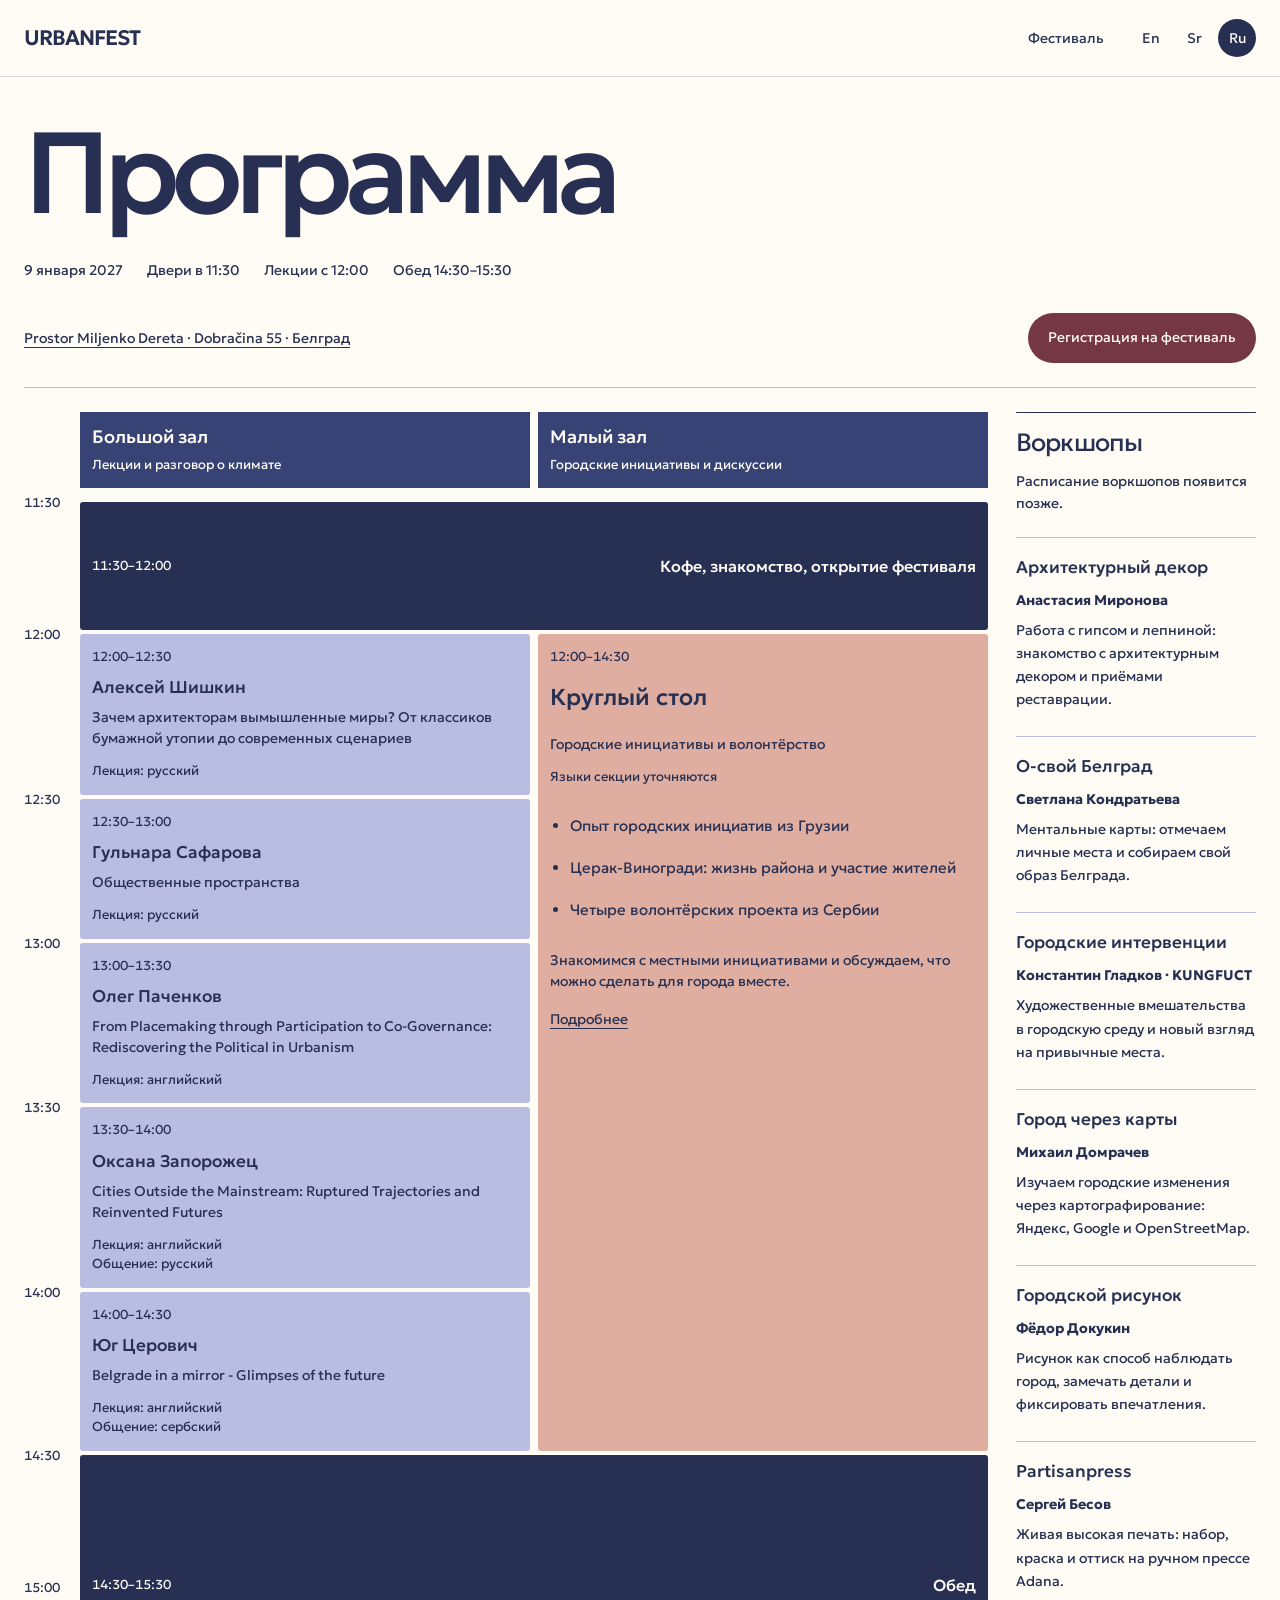
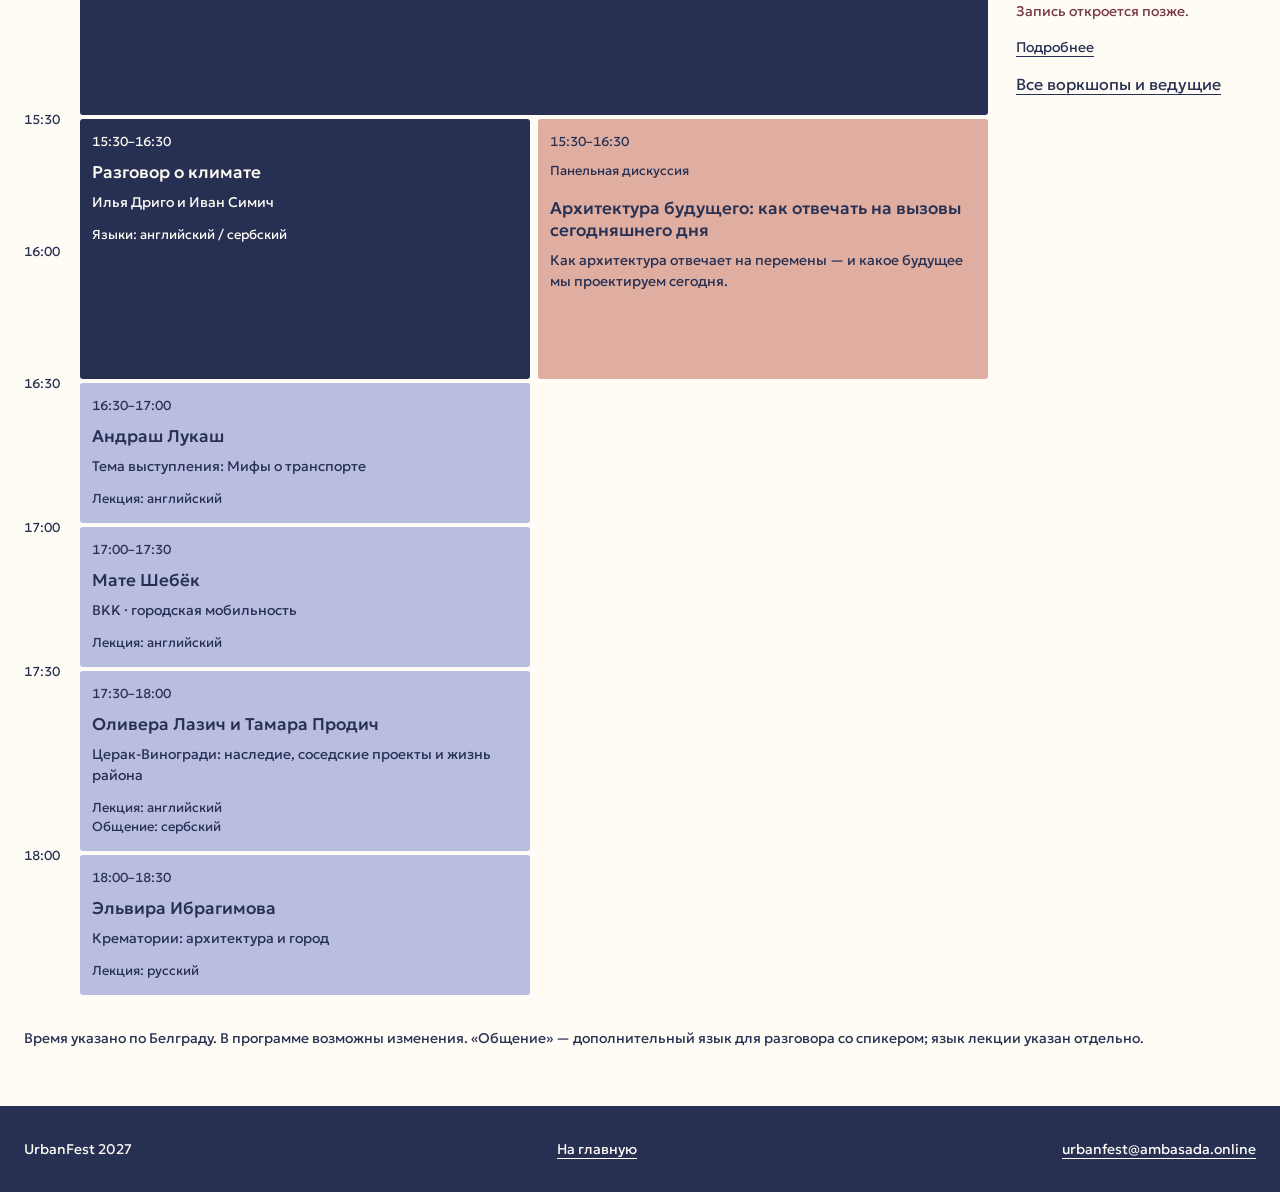
<file: ru/programme/index.html>
<!doctype html>
<html lang="ru">
<head>
<meta charset="utf-8"><meta name="viewport" content="width=device-width,initial-scale=1">
<title>Программа — UrbanFest 2027</title>
<meta name="description" content="Расписание UrbanFest 2027: лекции, городские инициативы и дискуссии в двух залах. 9 января, двери в 11:30.">
<link rel="canonical" href="https://urbanfestbelgrade.rs/ru/programme/"><link rel="alternate" hreflang="en" href="https://urbanfestbelgrade.rs/programme/"><link rel="alternate" hreflang="sr" href="https://urbanfestbelgrade.rs/sr/programme/"><link rel="alternate" hreflang="ru" href="https://urbanfestbelgrade.rs/ru/programme/"><link rel="alternate" hreflang="x-default" href="https://urbanfestbelgrade.rs/programme/">
<link rel="icon" href="/favicon.svg" type="image/svg+xml">
<meta property="og:type" content="website"><meta property="og:title" content="Программа — UrbanFest 2027"><meta property="og:description" content="Расписание UrbanFest 2027: лекции, городские инициативы и дискуссии в двух залах. 9 января, двери в 11:30."><meta property="og:url" content="https://urbanfestbelgrade.rs/ru/programme/"><meta property="og:image" content="https://urbanfestbelgrade.rs/assets/hero-audience.jpg"><meta name="twitter:card" content="summary_large_image">
<link rel="preconnect" href="https://fonts.googleapis.com"><link rel="preconnect" href="https://fonts.gstatic.com" crossorigin><link href="https://fonts.googleapis.com/css2?family=Geologica:wght@300;400;500;600;700&display=swap" rel="stylesheet">
<link rel="stylesheet" href="/assets/event-pages.css?v=20261118"><link rel="stylesheet" href="/assets/programme.css?v=20261128-visit">
<!-- Google tag (gtag.js) -->
<script async src="https://www.googletagmanager.com/gtag/js?id=G-C3VJ0NRSVP"></script>
<script>
  window.dataLayer = window.dataLayer || [];
  function gtag(){dataLayer.push(arguments);}
  if (['urbanfestbelgrade.rs', 'www.urbanfestbelgrade.rs'].includes(location.hostname)) {
    gtag('js', new Date());
    gtag('config', 'G-C3VJ0NRSVP');
  }
</script>
<script src="/assets/analytics.js?v=20261128-production" defer></script>
</head>
<body class="programme-page">
<header class="event-header"><div class="event-wrap event-head"><a class="event-brand" href="/ru/">URBANFEST</a><nav class="event-nav" aria-label="UrbanFest"><a href="/ru/">Фестиваль</a><div class="event-langs"><a href="/programme/" lang="en" hreflang="en">En</a><a href="/sr/programme/" lang="sr" hreflang="sr">Sr</a><a href="/ru/programme/" lang="ru" hreflang="ru" aria-current="page">Ru</a></div></nav></div></header>
<main class="programme-main event-wrap"><h1 class="programme-title">Программа</h1><div class="programme-facts"><span>9 января 2027</span><span>Двери в 11:30</span><span>Лекции с 12:00</span><span>Обед 14:30–15:30</span></div>
<div class="programme-visit"><a class="programme-venue" data-track="venue_map_click" href="https://www.google.com/maps/search/?api=1&amp;query=Prostor+Miljenko+Dereta+Dobra%C4%8Dina+55+Belgrade" target="_blank" rel="noopener noreferrer">Prostor Miljenko Dereta · Dobračina 55 · Белград</a><a class="event-button" data-track-placement="programme" href="https://docs.google.com/forms/d/1slLSATMFyt-E8ZCHkyF-YfPMIX1MEFKwfa-5wL1tldc/viewform" target="_blank" rel="noopener noreferrer">Регистрация на фестиваль</a></div>
<div class="programme-layout"><section class="programme-timetable" aria-label="Программа"><div class="programme-heads"><div></div><div class="programme-hall"><h2>Большой зал</h2><p>Лекции и разговор о климате</p></div><div class="programme-hall"><h2>Малый зал</h2><p>Городские инициативы и дискуссии</p></div></div><div class="programme-grid"><time aria-hidden="true" class="programme-time" style="grid-row:1">11:30</time><article class="programme-event programme-event--common" style="grid-column:2/-1;grid-row:1/2"><p class="programme-when">11:30–12:00</p><h3>Кофе, знакомство, открытие фестиваля</h3></article><time aria-hidden="true" class="programme-time" style="grid-row:2">12:00</time><article aria-label="Большой зал" class="programme-event" data-event="shishkin" style="grid-column:2;grid-row:2/3"><p class="programme-when"><time>12:00</time>–<time>12:30</time></p><h3>Алексей Шишкин</h3><p>Зачем архитекторам вымышленные миры? От классиков бумажной утопии до современных сценариев</p><p class="programme-language">Лекция: русский</p></article><article aria-label="Малый зал" class="programme-event programme-event--volunteer" id="roundtable" data-event="volunteering" style="grid-column:3;grid-row:2/7"><p class="programme-when">12:00–14:30</p><h3>Круглый стол</h3><p>Городские инициативы и волонтёрство</p><p class="programme-language">Языки секции уточняются</p><ul><li>Опыт городских инициатив из Грузии</li><li>Церак-Виногради: жизнь района и участие жителей</li><li>Четыре волонтёрских проекта из Сербии</li></ul><p>Знакомимся с местными инициативами и обсуждаем, что можно сделать для города вместе.</p><a href="/ru/volunteering/">Подробнее</a></article><time aria-hidden="true" class="programme-time" style="grid-row:3">12:30</time><article aria-label="Большой зал" class="programme-event" data-event="gulnara" style="grid-column:2;grid-row:3/4"><p class="programme-when"><time>12:30</time>–<time>13:00</time></p><h3>Гульнара Сафарова</h3><p>Общественные пространства</p><p class="programme-language">Лекция: русский</p></article><time aria-hidden="true" class="programme-time" style="grid-row:4">13:00</time><article aria-label="Большой зал" class="programme-event" data-event="pachenkov" style="grid-column:2;grid-row:4/5"><p class="programme-when"><time>13:00</time>–<time>13:30</time></p><h3>Олег Паченков</h3><p>From Placemaking through Participation to Co-Governance: Rediscovering the Political in Urbanism</p><p class="programme-language">Лекция: английский</p></article><time aria-hidden="true" class="programme-time" style="grid-row:5">13:30</time><article aria-label="Большой зал" class="programme-event" data-event="oksana" style="grid-column:2;grid-row:5/6"><p class="programme-when"><time>13:30</time>–<time>14:00</time></p><h3>Оксана Запорожец</h3><p>Cities Outside the Mainstream: Ruptured Trajectories and Reinvented Futures</p><p class="programme-language">Лекция: английский<br>Общение: русский</p></article><time aria-hidden="true" class="programme-time" style="grid-row:6">14:00</time><article aria-label="Большой зал" class="programme-event" data-event="jug" style="grid-column:2;grid-row:6/7"><p class="programme-when"><time>14:00</time>–<time>14:30</time></p><h3>Юг Церович</h3><p>Belgrade in a mirror - Glimpses of the future</p><p class="programme-language">Лекция: английский<br>Общение: сербский</p></article><time aria-hidden="true" class="programme-time" style="grid-row:7">14:30</time><article class="programme-event programme-event--common" style="grid-column:2/-1;grid-row:7/9"><p class="programme-when">14:30–15:30</p><h3>Обед</h3></article><time aria-hidden="true" class="programme-time" style="grid-row:8">15:00</time><time aria-hidden="true" class="programme-time" style="grid-row:9">15:30</time><article aria-label="Большой зал" class="programme-event programme-event--climate" data-event="climate" style="grid-column:2;grid-row:9/11"><p class="programme-when">15:30–16:30</p><h3>Разговор о климате</h3><p>Илья Дриго и Иван Симич</p><p class="programme-language">Языки: английский / сербский</p></article><article aria-label="Малый зал" class="programme-event programme-event--panel" data-event="architecture-panel" style="grid-column:3;grid-row:9/11"><p class="programme-when">15:30–16:30</p><p class="programme-format">Панельная дискуссия</p><h3>Архитектура будущего: как отвечать на вызовы сегодняшнего дня</h3><p>Как архитектура отвечает на перемены — и какое будущее мы проектируем сегодня.</p></article><time aria-hidden="true" class="programme-time" style="grid-row:10">16:00</time><time aria-hidden="true" class="programme-time" style="grid-row:11">16:30</time><article aria-label="Большой зал" class="programme-event" data-event="andras" style="grid-column:2;grid-row:11/12"><p class="programme-when"><time>16:30</time>–<time>17:00</time></p><h3>Андраш Лукаш</h3><p>Тема выступления: Мифы о транспорте</p><p class="programme-language">Лекция: английский</p></article><time aria-hidden="true" class="programme-time" style="grid-row:12">17:00</time><article aria-label="Большой зал" class="programme-event" data-event="mate" style="grid-column:2;grid-row:12/13"><p class="programme-when"><time>17:00</time>–<time>17:30</time></p><h3>Мате Шебёк</h3><p>BKK · городская мобильность</p><p class="programme-language">Лекция: английский</p></article><time aria-hidden="true" class="programme-time" style="grid-row:13">17:30</time><article aria-label="Большой зал" class="programme-event" data-event="cerak" style="grid-column:2;grid-row:13/14"><p class="programme-when"><time>17:30</time>–<time>18:00</time></p><h3>Оливера Лазич и Тамара Продич</h3><p>Церак-Виногради: наследие, соседские проекты и жизнь района</p><p class="programme-language">Лекция: английский<br>Общение: сербский</p></article><time aria-hidden="true" class="programme-time" style="grid-row:14">18:00</time><article aria-label="Большой зал" class="programme-event" data-event="elvira" style="grid-column:2;grid-row:14/15"><p class="programme-when"><time>18:00</time>–<time>18:30</time></p><h3>Эльвира Ибрагимова</h3><p>Крематории: архитектура и город</p><p class="programme-language">Лекция: русский</p></article></div></section>
<aside class="programme-workshops"><h2>Воркшопы</h2><p>Расписание воркшопов появится позже.</p><article class="programme-workshop"><h3>Архитектурный декор</h3><p><strong>Анастасия Миронова</strong></p><p>Работа с гипсом и лепниной: знакомство с архитектурным декором и приёмами реставрации.</p></article><article class="programme-workshop"><h3>О-свой Белград</h3><p><strong>Светлана Кондратьева</strong></p><p>Ментальные карты: отмечаем личные места и собираем свой образ Белграда.</p></article><article class="programme-workshop"><h3>Городские интервенции</h3><p><strong>Константин Гладков · KUNGFUCT</strong></p><p>Художественные вмешательства в городскую среду и новый взгляд на привычные места.</p></article><article class="programme-workshop"><h3>Город через карты</h3><p><strong>Михаил Домрачев</strong></p><p>Изучаем городские изменения через картографирование: Яндекс, Google и OpenStreetMap.</p></article><article class="programme-workshop"><h3>Городской рисунок</h3><p><strong>Фёдор Докукин</strong></p><p>Рисунок как способ наблюдать город, замечать детали и фиксировать впечатления.</p></article><article class="programme-workshop"><h3>Partisanpress</h3><p><strong>Сергей Бесов</strong></p><p>Живая высокая печать: набор, краска и оттиск на ручном прессе Adana.</p><p class="programme-signup">Запись откроется позже.</p><a href="/ru/partisanpress/">Подробнее</a></article><a href="/ru/#workshops">Все воркшопы и ведущие</a></aside></div>
<p class="programme-note">Время указано по Белграду. В программе возможны изменения. «Общение» — дополнительный язык для разговора со спикером; язык лекции указан отдельно.</p></main>
<footer class="event-footer"><div class="event-wrap event-foot"><p>UrbanFest 2027</p><a href="/ru/">На главную</a><a href="mailto:urbanfest@ambasada.online">urbanfest@ambasada.online</a></div></footer>
</body></html>
</file>
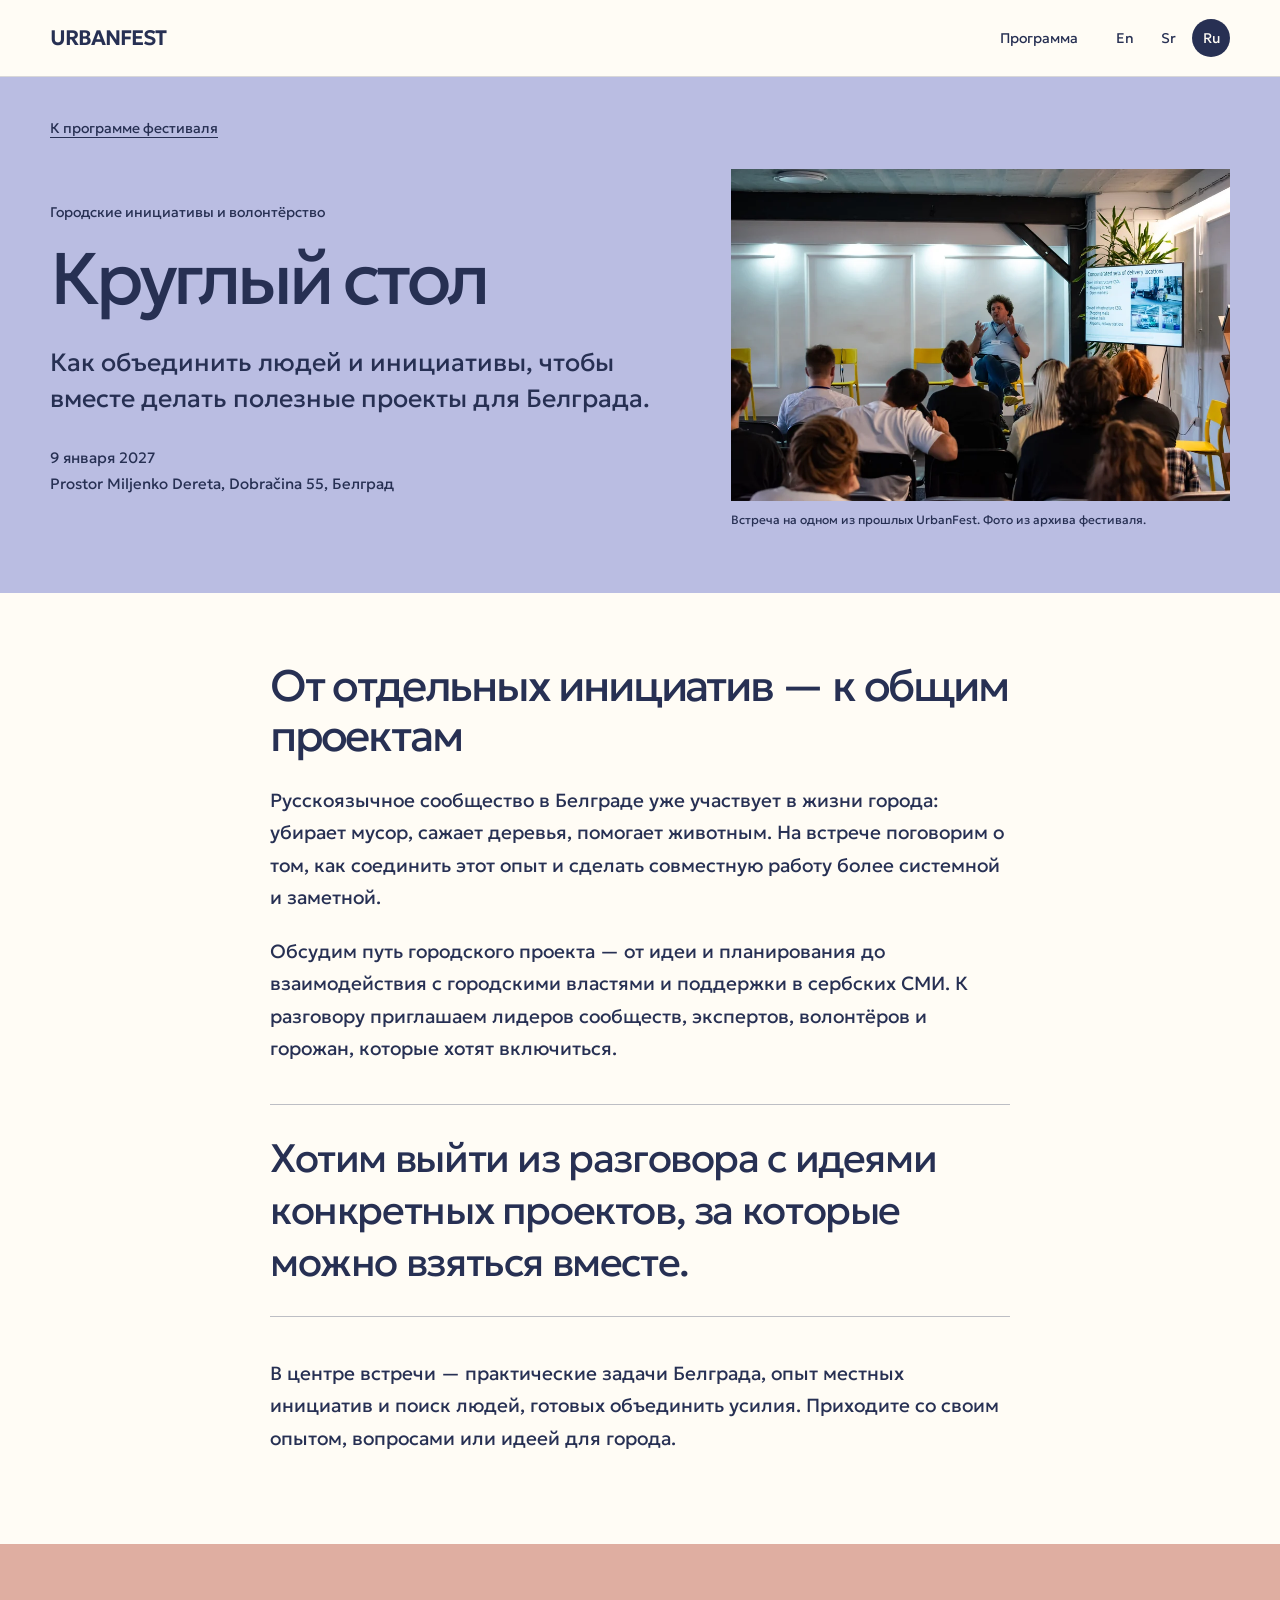
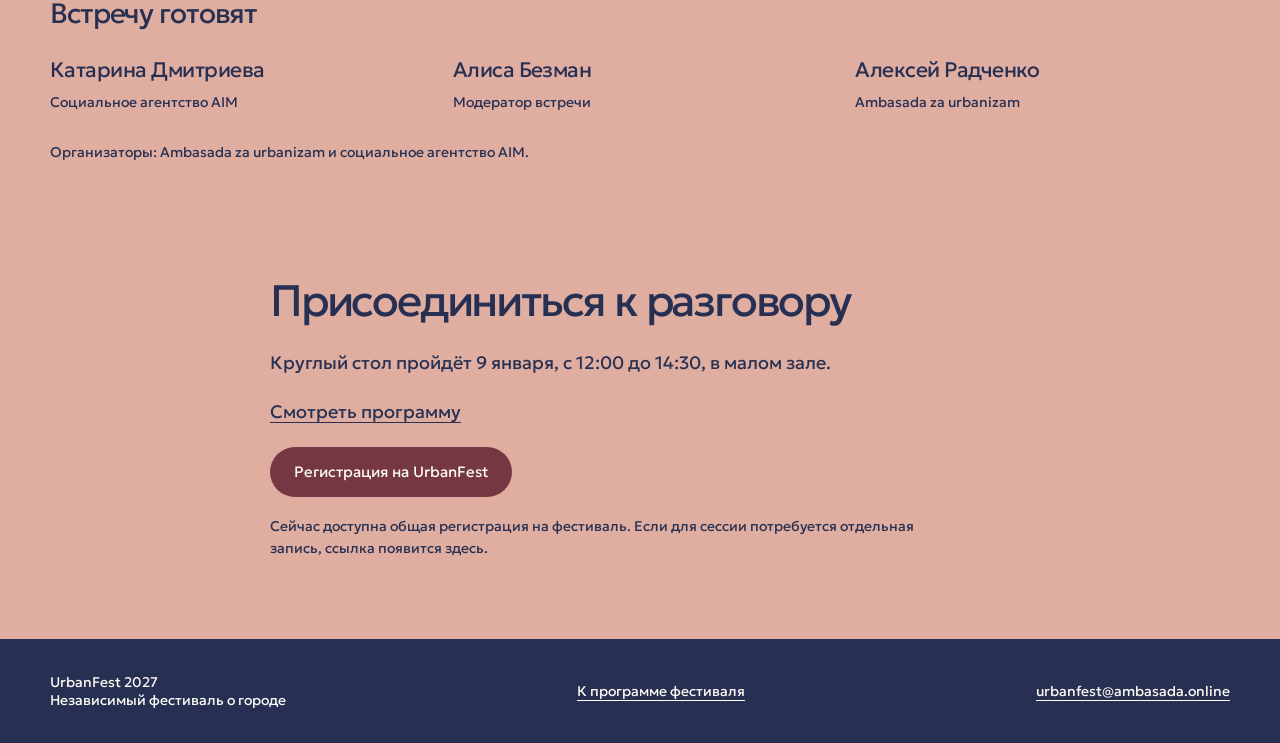
<file: ru/volunteering/index.html>
<!doctype html><html lang="ru"><head><meta charset="utf-8"><meta name="viewport" content="width=device-width,initial-scale=1"><title>Круглый стол — UrbanFest 2027</title><meta name="description" content="Как объединить людей и инициативы, чтобы вместе делать полезные проекты для Белграда."><link rel="canonical" href="https://urbanfestbelgrade.rs/ru/volunteering/"><link rel="alternate" hreflang="ru" href="https://urbanfestbelgrade.rs/ru/volunteering/"><link rel="alternate" hreflang="en" href="https://urbanfestbelgrade.rs/volunteering/"><link rel="alternate" hreflang="sr" href="https://urbanfestbelgrade.rs/sr/volunteering/"><link rel="alternate" hreflang="x-default" href="https://urbanfestbelgrade.rs/volunteering/"><link rel="icon" href="/favicon.svg" type="image/svg+xml"><meta property="og:type" content="website"><meta property="og:title" content="Круглый стол — UrbanFest 2027"><meta property="og:description" content="Как объединить людей и инициативы, чтобы вместе делать полезные проекты для Белграда."><meta property="og:url" content="https://urbanfestbelgrade.rs/ru/volunteering/"><meta property="og:image" content="https://urbanfestbelgrade.rs/assets/history-workshop.jpg"><meta name="twitter:card" content="summary_large_image"><link rel="preconnect" href="https://fonts.googleapis.com"><link rel="preconnect" href="https://fonts.gstatic.com" crossorigin><link href="https://fonts.googleapis.com/css2?family=Geologica:wght@300;400;500;600;700&display=swap" rel="stylesheet"><link rel="stylesheet" href="/assets/event-pages.css?v=20261118"><!-- Google tag (gtag.js) -->
<script async src="https://www.googletagmanager.com/gtag/js?id=G-C3VJ0NRSVP"></script>
<script>
  window.dataLayer = window.dataLayer || [];
  function gtag(){dataLayer.push(arguments);}
  if (['urbanfestbelgrade.rs', 'www.urbanfestbelgrade.rs'].includes(location.hostname)) {
    gtag('js', new Date());
    gtag('config', 'G-C3VJ0NRSVP');
  }
</script>
<script src="/assets/analytics.js?v=20261128-production" defer></script></head><body class="event-volunteer"><header class="event-header"><div class="event-wrap event-head"><a class="event-brand" href="/ru/">URBANFEST</a><nav class="event-nav" aria-label="UrbanFest"><a href="/ru/programme/">Программа</a><div class="event-langs"><a href="/volunteering/" lang="en">En</a><a href="/sr/volunteering/" lang="sr">Sr</a><a href="/ru/volunteering/" lang="ru" aria-current="page">Ru</a></div></nav></div></header><main><section class="event-hero"><div class="event-wrap"><a class="event-back" href="/ru/#volunteering">К программе фестиваля</a><div class="event-split"><div><p class="event-kicker">Городские инициативы и волонтёрство</p><h1>Круглый стол</h1><p class="event-lead">Как объединить людей и инициативы, чтобы вместе делать полезные проекты для Белграда.</p><p class="event-facts">9 января 2027<br>Prostor Miljenko Dereta, Dobračina 55, Белград</p></div><figure><img class="event-archive-photo" src="/assets/optimized/history-workshop-1680.webp" alt="Встреча на одном из прошлых UrbanFest. Фото из архива фестиваля." width="1680" height="1120" fetchpriority="high" srcset="/assets/optimized/history-workshop-480.webp 480w, /assets/optimized/history-workshop-960.webp 960w, /assets/optimized/history-workshop-1680.webp 1680w" sizes="(max-width: 560px) 100vw, (max-width: 900px) 80vw, 850px"><figcaption class="event-caption">Встреча на одном из прошлых UrbanFest. Фото из архива фестиваля.</figcaption></figure></div></div></section><section class="event-content"><div class="event-wrap"><div class="event-prose"><h2>От отдельных инициатив — к общим проектам</h2><p>Русскоязычное сообщество в Белграде уже участвует в жизни города: убирает мусор, сажает деревья, помогает животным. На встрече поговорим о том, как соединить этот опыт и сделать совместную работу более системной и заметной.</p><p>Обсудим путь городского проекта — от идеи и планирования до взаимодействия с городскими властями и поддержки в сербских СМИ. К разговору приглашаем лидеров сообществ, экспертов, волонтёров и горожан, которые хотят включиться.</p><blockquote class="event-callout">Хотим выйти из разговора с идеями конкретных проектов, за которые можно взяться вместе.</blockquote><p>В центре встречи — практические задачи Белграда, опыт местных инициатив и поиск людей, готовых объединить усилия. Приходите со своим опытом, вопросами или идеей для города.</p></div></div></section><section class="event-people"><div class="event-wrap"><h2>Встречу готовят</h2><div class="event-people-list"><div><h3>Катарина Дмитриева</h3><p>Социальное агентство AIM</p></div><div><h3>Алиса Безман</h3><p>Модератор встречи</p></div><div><h3>Алексей Радченко</h3><p>Ambasada za urbanizam</p></div></div><p class="event-note" style="margin:28px 0 0">Организаторы: Ambasada za urbanizam и социальное агентство AIM.</p></div></section><section class="event-registration" id="registration"><div class="event-wrap"><div class="event-prose"><h2>Присоединиться к разговору</h2><p>Круглый стол пройдёт 9 января, с 12:00 до 14:30, в малом зале.</p><p><a href="/ru/programme/#roundtable">Смотреть программу</a></p><a class="event-button" href="https://docs.google.com/forms/d/1slLSATMFyt-E8ZCHkyF-YfPMIX1MEFKwfa-5wL1tldc/viewform" target="_blank" rel="noopener noreferrer">Регистрация на UrbanFest</a><p class="event-note" style="margin-top:18px">Сейчас доступна общая регистрация на фестиваль. Если для сессии потребуется отдельная запись, ссылка появится здесь.</p></div></div></section></main><footer class="event-footer"><div class="event-wrap event-foot"><p>UrbanFest 2027<br>Независимый фестиваль о городе</p><a href="/ru/">К программе фестиваля</a><a href="mailto:urbanfest@ambasada.online">urbanfest@ambasada.online</a></div></footer></body></html>
</file>
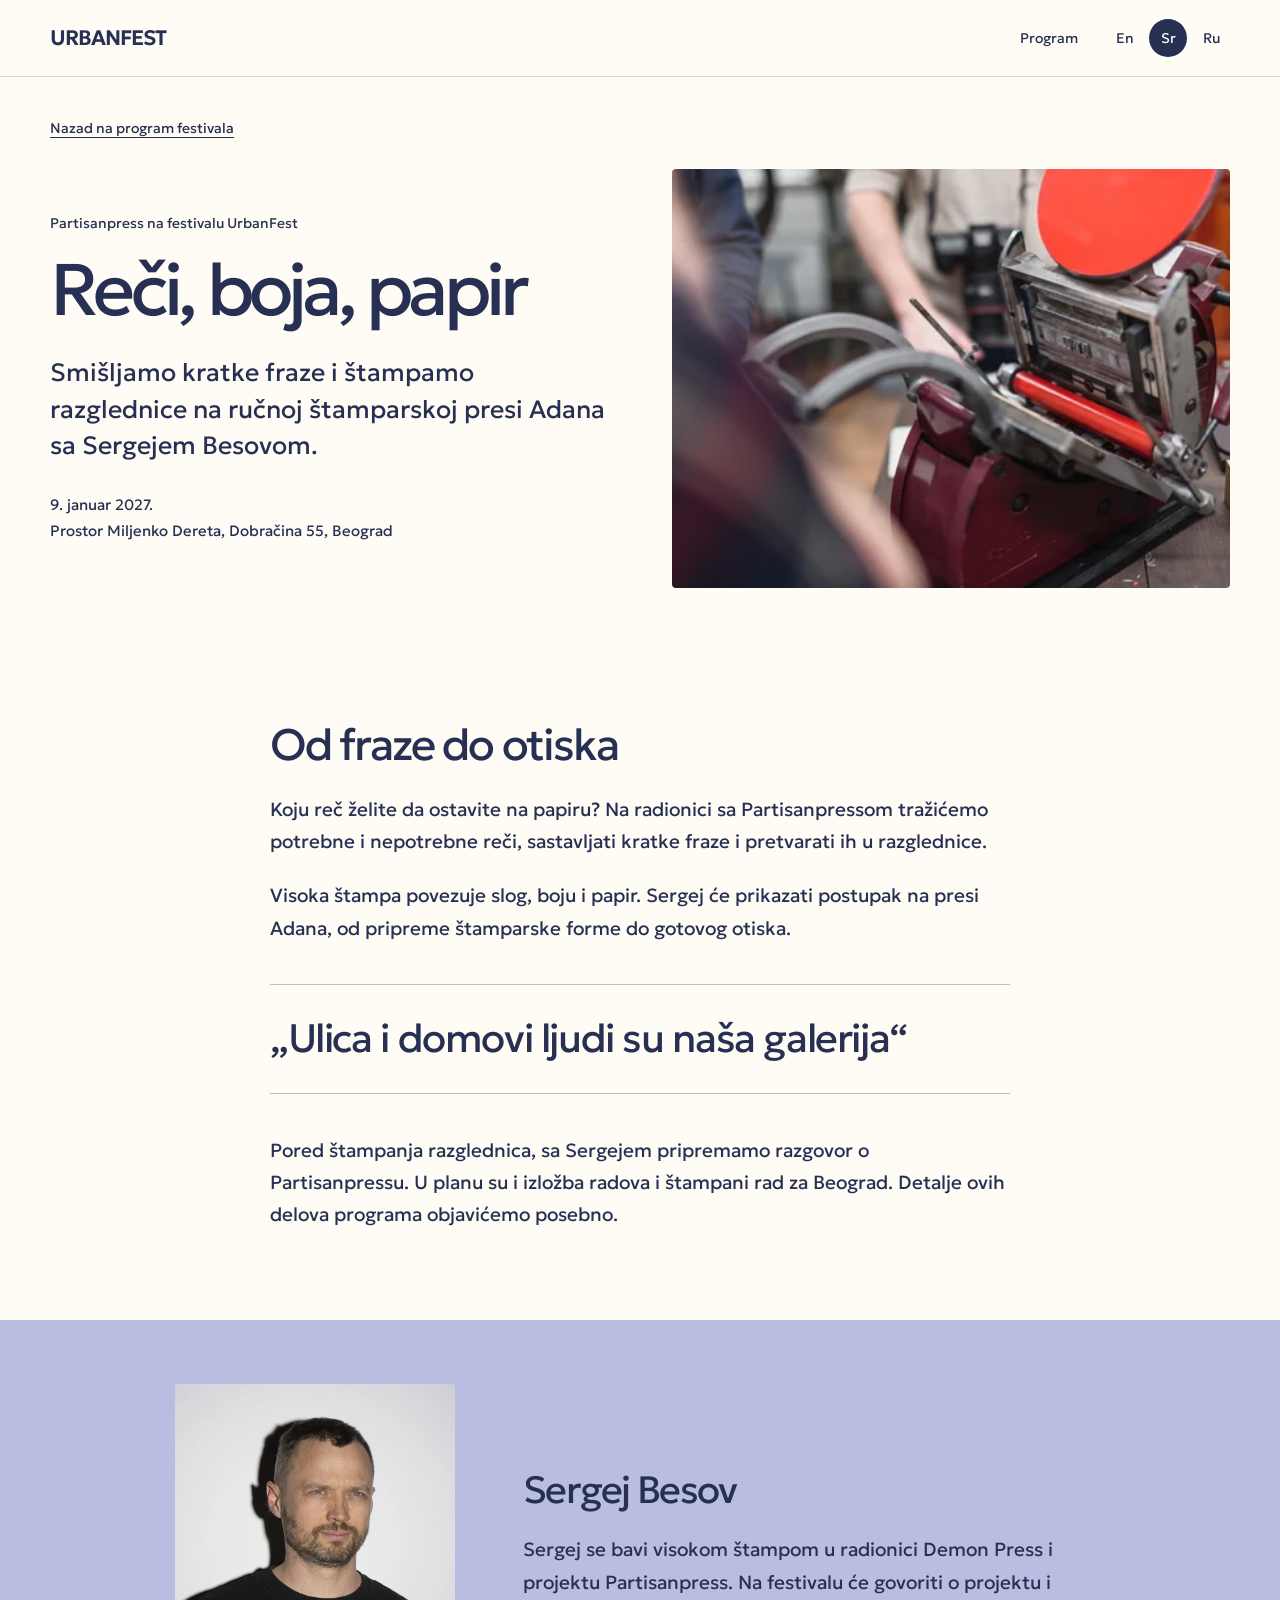
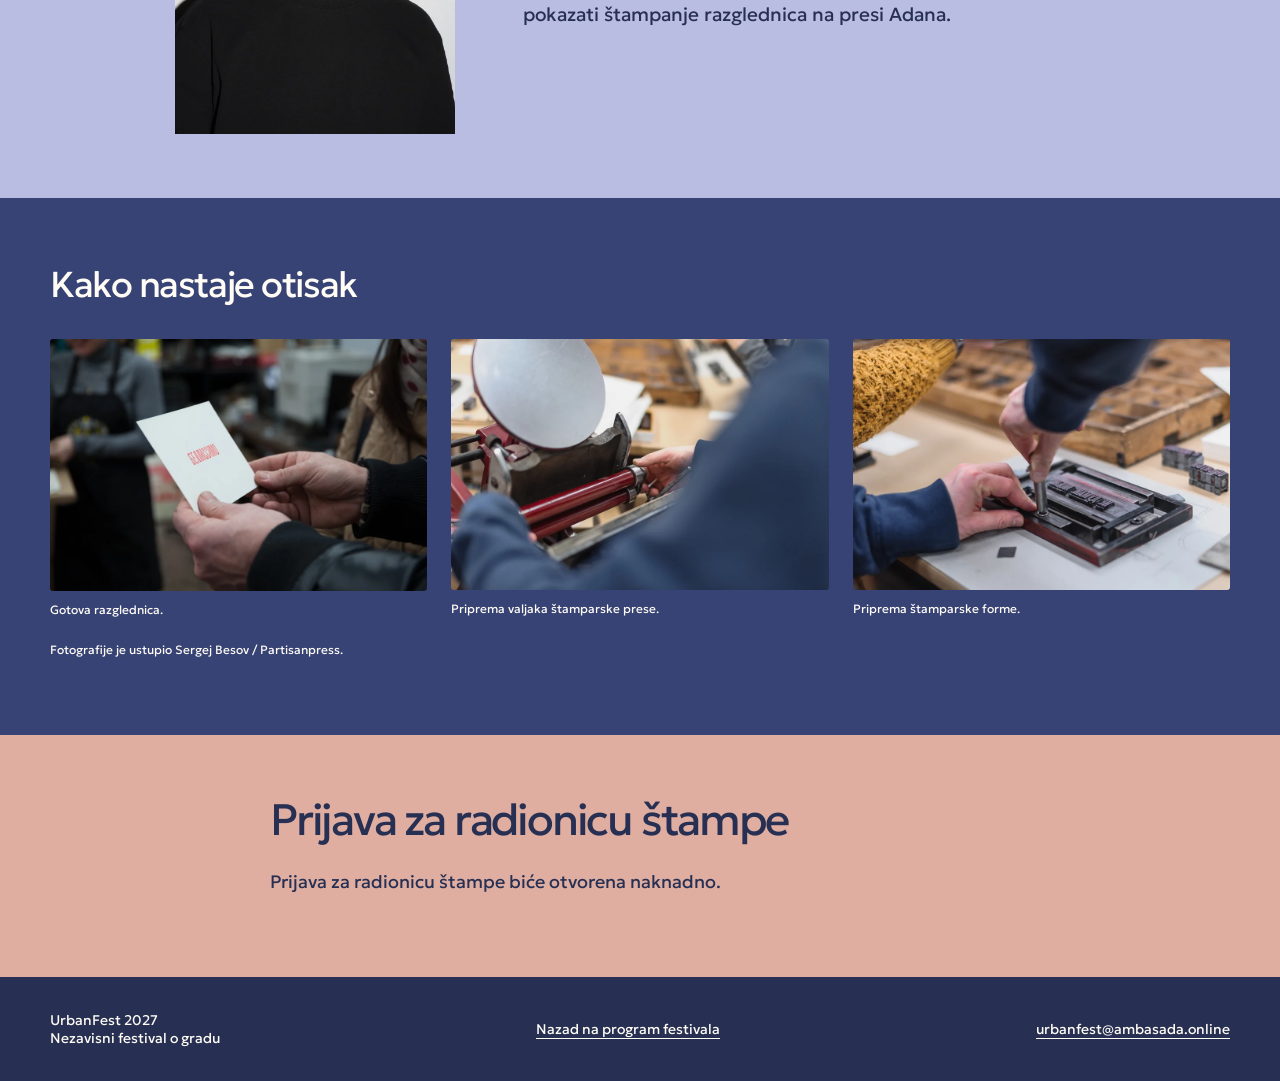
<file: sr/partisanpress/index.html>
<!doctype html><html lang="sr"><head><meta charset="utf-8"><meta name="viewport" content="width=device-width,initial-scale=1"><title>Reči, boja, papir — UrbanFest 2027</title><meta name="description" content="Smišljamo kratke fraze i štampamo razglednice na ručnoj štamparskoj presi Adana sa Sergejem Besovom."><link rel="canonical" href="https://urbanfestbelgrade.rs/sr/partisanpress/"><link rel="alternate" hreflang="ru" href="https://urbanfestbelgrade.rs/ru/partisanpress/"><link rel="alternate" hreflang="en" href="https://urbanfestbelgrade.rs/partisanpress/"><link rel="alternate" hreflang="sr" href="https://urbanfestbelgrade.rs/sr/partisanpress/"><link rel="alternate" hreflang="x-default" href="https://urbanfestbelgrade.rs/partisanpress/"><link rel="icon" href="/favicon.svg" type="image/svg+xml"><meta property="og:type" content="website"><meta property="og:title" content="Reči, boja, papir — UrbanFest 2027"><meta property="og:description" content="Smišljamo kratke fraze i štampamo razglednice na ručnoj štamparskoj presi Adana sa Sergejem Besovom."><meta property="og:url" content="https://urbanfestbelgrade.rs/sr/partisanpress/"><meta property="og:image" content="https://urbanfestbelgrade.rs/assets/partisanpress/adana-press.jpg"><meta name="twitter:card" content="summary_large_image"><link rel="preconnect" href="https://fonts.googleapis.com"><link rel="preconnect" href="https://fonts.gstatic.com" crossorigin><link href="https://fonts.googleapis.com/css2?family=Geologica:wght@300;400;500;600;700&display=swap" rel="stylesheet"><link rel="stylesheet" href="/assets/event-pages.css?v=20261118"><!-- Google tag (gtag.js) -->
<script async src="https://www.googletagmanager.com/gtag/js?id=G-C3VJ0NRSVP"></script>
<script>
  window.dataLayer = window.dataLayer || [];
  function gtag(){dataLayer.push(arguments);}
  if (['urbanfestbelgrade.rs', 'www.urbanfestbelgrade.rs'].includes(location.hostname)) {
    gtag('js', new Date());
    gtag('config', 'G-C3VJ0NRSVP');
  }
</script>
<script src="/assets/analytics.js?v=20261128-production" defer></script></head><body class="event-print"><header class="event-header"><div class="event-wrap event-head"><a class="event-brand" href="/sr/">URBANFEST</a><nav class="event-nav" aria-label="UrbanFest"><a href="/sr/#speakers">Program</a><div class="event-langs"><a href="/partisanpress/" lang="en">En</a><a href="/sr/partisanpress/" lang="sr" aria-current="page">Sr</a><a href="/ru/partisanpress/" lang="ru">Ru</a></div></nav></div></header><main><section class="event-hero"><div class="event-wrap"><a class="event-back" href="/sr/#workshops">Nazad na program festivala</a><div class="event-split"><div><p class="event-kicker">Partisanpress na festivalu UrbanFest</p><h1>Reči, boja, papir</h1><p class="event-lead">Smišljamo kratke fraze i štampamo razglednice na ručnoj štamparskoj presi Adana sa Sergejem Besovom.</p><p class="event-facts">9. januar 2027.<br>Prostor Miljenko Dereta, Dobračina 55, Beograd</p></div><figure><img class="event-hero-photo" src="/assets/optimized/partisanpress-adana-press-1800.webp" alt="Ručna štamparska presa Adana" width="1200" height="798" fetchpriority="high" srcset="/assets/optimized/partisanpress-adana-press-480.webp 480w, /assets/optimized/partisanpress-adana-press-960.webp 960w, /assets/optimized/partisanpress-adana-press-1800.webp 1800w" sizes="(max-width: 800px) calc(100vw - 40px), 700px"></figure></div></div></section><section class="event-content"><div class="event-wrap"><div class="event-prose"><h2>Od fraze do otiska</h2><p>Koju reč želite da ostavite na papiru? Na radionici sa Partisanpressom tražićemo potrebne i nepotrebne reči, sastavljati kratke fraze i pretvarati ih u razglednice.</p><p>Visoka štampa povezuje slog, boju i papir. Sergej će prikazati postupak na presi Adana, od pripreme štamparske forme do gotovog otiska.</p><blockquote class="event-callout">„Ulica i domovi ljudi su naša galerija“</blockquote><p>Pored štampanja razglednica, sa Sergejem pripremamo razgovor o Partisanpressu. U planu su i izložba radova i štampani rad za Beograd. Detalje ovih delova programa objavićemo posebno.</p></div></div></section><section class="event-bio"><div class="event-wrap event-split"><figure><img class="event-portrait" src="/assets/optimized/partisanpress-sergey-besov-1531.webp" alt="Sergej Besov" width="1531" height="1800" loading="lazy" srcset="/assets/optimized/partisanpress-sergey-besov-480.webp 480w, /assets/optimized/partisanpress-sergey-besov-960.webp 960w, /assets/optimized/partisanpress-sergey-besov-1531.webp 1531w" sizes="(max-width: 800px) calc(100vw - 40px), 700px"></figure><div><h2>Sergej Besov</h2><p>Sergej se bavi visokom štampom u radionici Demon Press i projektu Partisanpress. Na festivalu će govoriti o projektu i pokazati štampanje razglednica na presi Adana.</p></div></div></section><section class="event-gallery"><div class="event-wrap"><h2>Kako nastaje otisak</h2><div class="event-gallery-grid"><figure><img src="/assets/optimized/partisanpress-printed-postcard-1800.webp" alt="Gotova razglednica." loading="lazy" width="1800" height="1200" srcset="/assets/optimized/partisanpress-printed-postcard-480.webp 480w, /assets/optimized/partisanpress-printed-postcard-960.webp 960w, /assets/optimized/partisanpress-printed-postcard-1800.webp 1800w" sizes="(max-width: 800px) calc(100vw - 40px), 700px"><figcaption class="event-caption">Gotova razglednica.</figcaption></figure><figure><img src="/assets/optimized/partisanpress-inking-rollers-1800.webp" alt="Priprema valjaka štamparske prese." loading="lazy" width="1200" height="798" srcset="/assets/optimized/partisanpress-inking-rollers-480.webp 480w, /assets/optimized/partisanpress-inking-rollers-960.webp 960w, /assets/optimized/partisanpress-inking-rollers-1800.webp 1800w" sizes="(max-width: 800px) calc(100vw - 40px), 700px"><figcaption class="event-caption">Priprema valjaka štamparske prese.</figcaption></figure><figure><img src="/assets/optimized/partisanpress-setting-type-1800.webp" alt="Priprema štamparske forme." loading="lazy" width="1200" height="798" srcset="/assets/optimized/partisanpress-setting-type-480.webp 480w, /assets/optimized/partisanpress-setting-type-960.webp 960w, /assets/optimized/partisanpress-setting-type-1800.webp 1800w" sizes="(max-width: 800px) calc(100vw - 40px), 700px"><figcaption class="event-caption">Priprema štamparske forme.</figcaption></figure></div><p class="event-caption">Fotografije je ustupio Sergej Besov / Partisanpress.</p></div></section><section class="event-registration" id="registration"><div class="event-wrap"><div class="event-prose"><h2>Prijava za radionicu štampe</h2><p>Prijava za radionicu štampe biće otvorena naknadno.</p></div></div></section></main><footer class="event-footer"><div class="event-wrap event-foot"><p>UrbanFest 2027<br>Nezavisni festival o gradu</p><a href="/sr/">Nazad na program festivala</a><a href="mailto:urbanfest@ambasada.online">urbanfest@ambasada.online</a></div></footer></body></html>
</file>
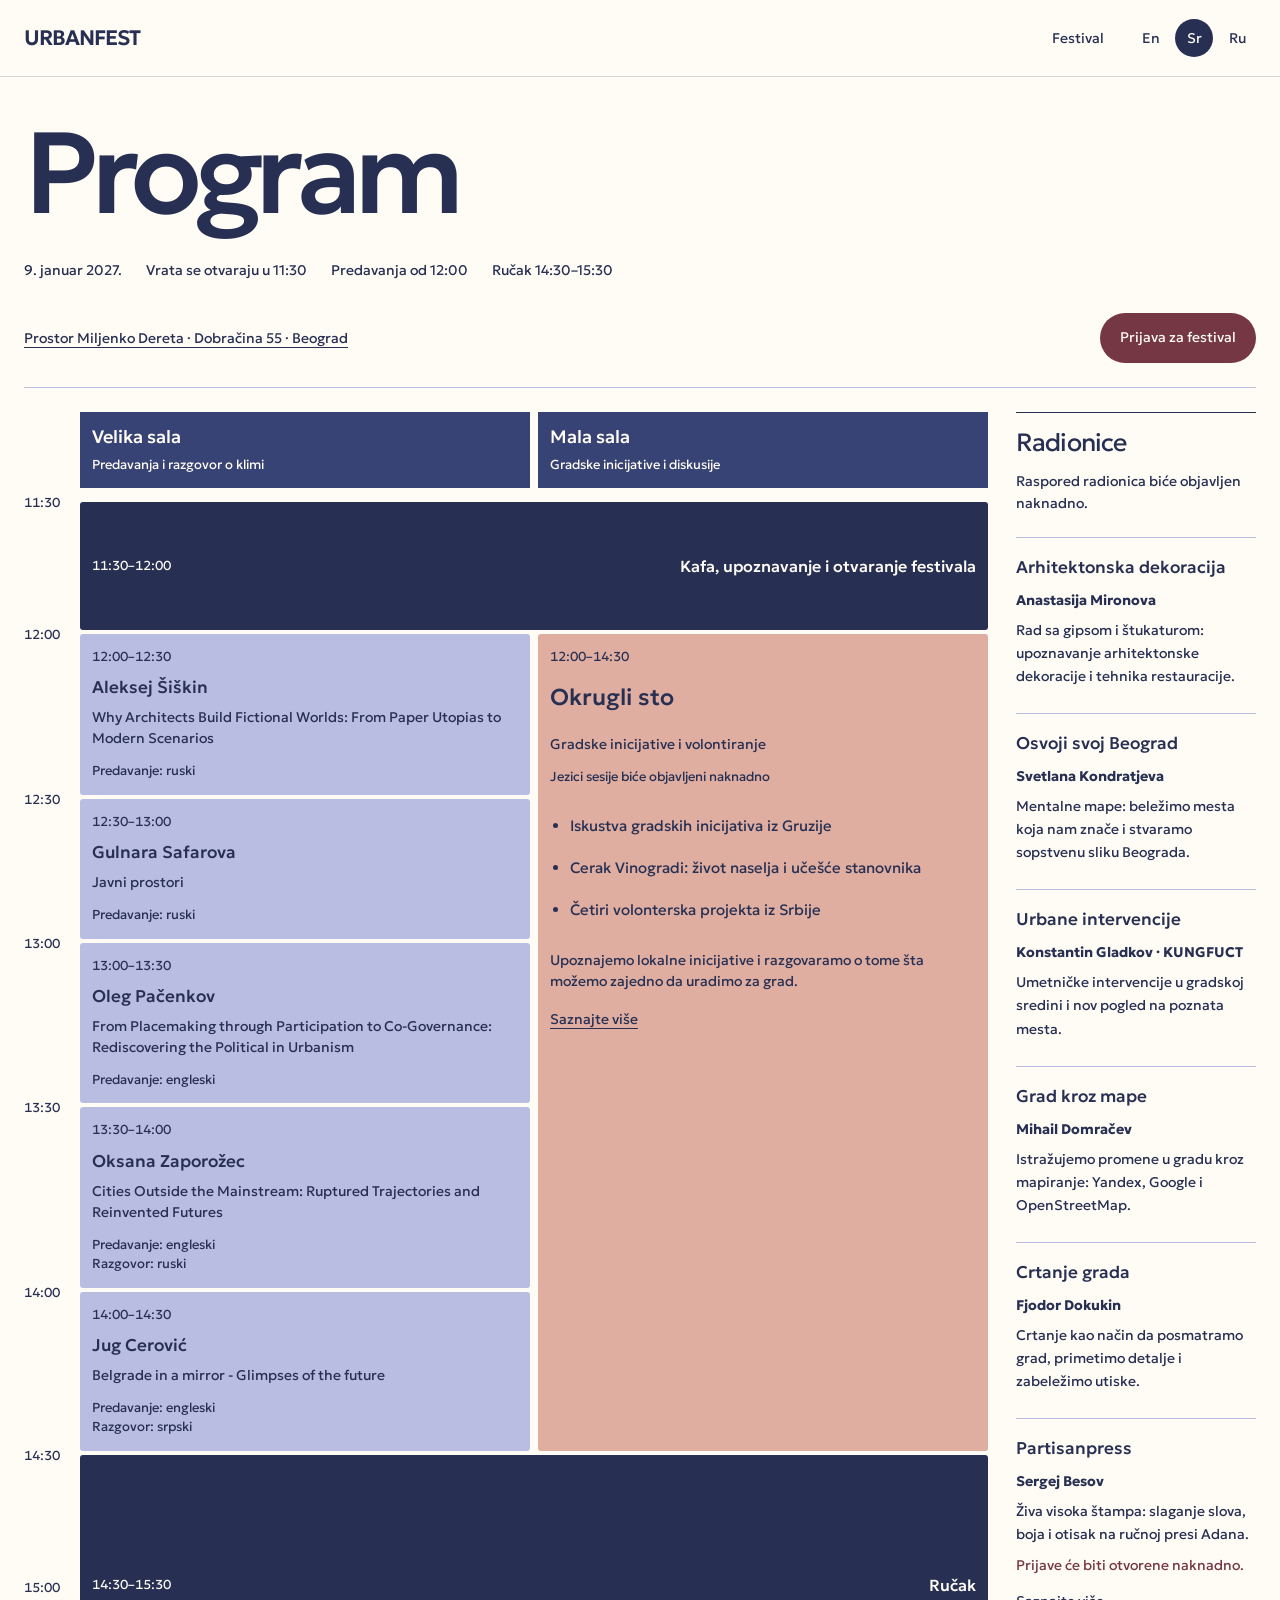
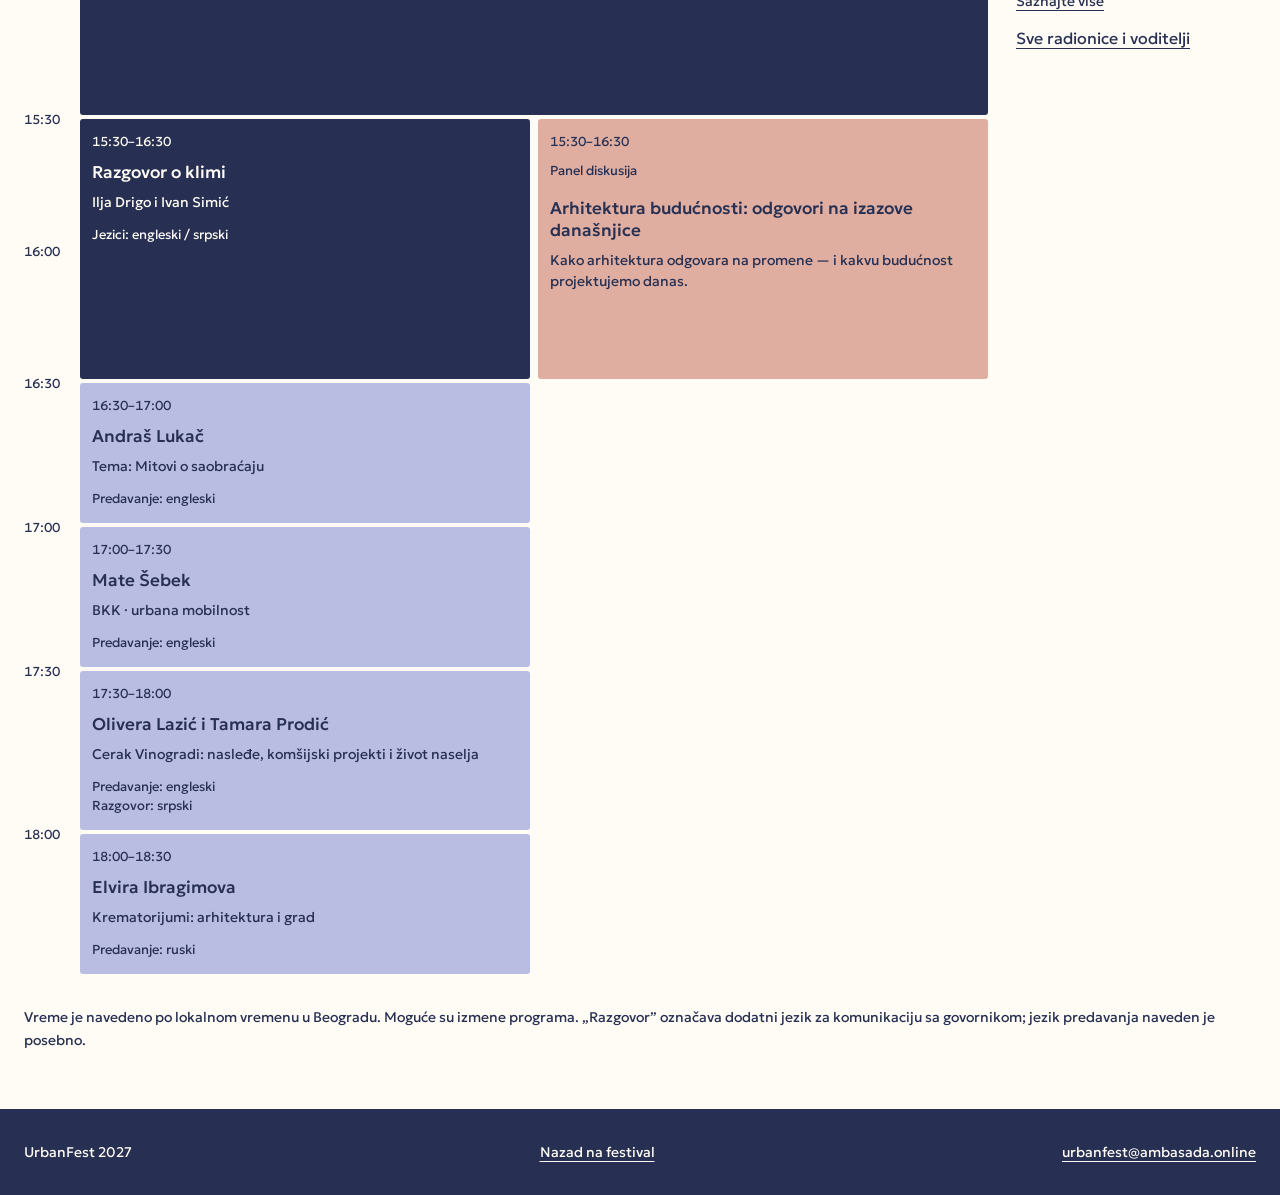
<file: sr/programme/index.html>
<!doctype html>
<html lang="sr">
<head>
<meta charset="utf-8"><meta name="viewport" content="width=device-width,initial-scale=1">
<title>Program — UrbanFest 2027</title>
<meta name="description" content="Raspored UrbanFesta 2027: predavanja, gradske inicijative i diskusije u dve sale. 9. januar, vrata se otvaraju u 11:30.">
<link rel="canonical" href="https://urbanfestbelgrade.rs/sr/programme/"><link rel="alternate" hreflang="en" href="https://urbanfestbelgrade.rs/programme/"><link rel="alternate" hreflang="sr" href="https://urbanfestbelgrade.rs/sr/programme/"><link rel="alternate" hreflang="ru" href="https://urbanfestbelgrade.rs/ru/programme/"><link rel="alternate" hreflang="x-default" href="https://urbanfestbelgrade.rs/programme/">
<link rel="icon" href="/favicon.svg" type="image/svg+xml">
<meta property="og:type" content="website"><meta property="og:title" content="Program — UrbanFest 2027"><meta property="og:description" content="Raspored UrbanFesta 2027: predavanja, gradske inicijative i diskusije u dve sale. 9. januar, vrata se otvaraju u 11:30."><meta property="og:url" content="https://urbanfestbelgrade.rs/sr/programme/"><meta property="og:image" content="https://urbanfestbelgrade.rs/assets/hero-audience.jpg"><meta name="twitter:card" content="summary_large_image">
<link rel="preconnect" href="https://fonts.googleapis.com"><link rel="preconnect" href="https://fonts.gstatic.com" crossorigin><link href="https://fonts.googleapis.com/css2?family=Geologica:wght@300;400;500;600;700&display=swap" rel="stylesheet">
<link rel="stylesheet" href="/assets/event-pages.css?v=20261118"><link rel="stylesheet" href="/assets/programme.css?v=20261128-visit">
<!-- Google tag (gtag.js) -->
<script async src="https://www.googletagmanager.com/gtag/js?id=G-C3VJ0NRSVP"></script>
<script>
  window.dataLayer = window.dataLayer || [];
  function gtag(){dataLayer.push(arguments);}
  if (['urbanfestbelgrade.rs', 'www.urbanfestbelgrade.rs'].includes(location.hostname)) {
    gtag('js', new Date());
    gtag('config', 'G-C3VJ0NRSVP');
  }
</script>
<script src="/assets/analytics.js?v=20261128-production" defer></script>
</head>
<body class="programme-page">
<header class="event-header"><div class="event-wrap event-head"><a class="event-brand" href="/sr/">URBANFEST</a><nav class="event-nav" aria-label="UrbanFest"><a href="/sr/">Festival</a><div class="event-langs"><a href="/programme/" lang="en" hreflang="en">En</a><a href="/sr/programme/" lang="sr" hreflang="sr" aria-current="page">Sr</a><a href="/ru/programme/" lang="ru" hreflang="ru">Ru</a></div></nav></div></header>
<main class="programme-main event-wrap"><h1 class="programme-title">Program</h1><div class="programme-facts"><span>9. januar 2027.</span><span>Vrata se otvaraju u 11:30</span><span>Predavanja od 12:00</span><span>Ručak 14:30–15:30</span></div>
<div class="programme-visit"><a class="programme-venue" data-track="venue_map_click" href="https://www.google.com/maps/search/?api=1&amp;query=Prostor+Miljenko+Dereta+Dobra%C4%8Dina+55+Belgrade" target="_blank" rel="noopener noreferrer">Prostor Miljenko Dereta · Dobračina 55 · Beograd</a><a class="event-button" data-track-placement="programme" href="https://docs.google.com/forms/d/1slLSATMFyt-E8ZCHkyF-YfPMIX1MEFKwfa-5wL1tldc/viewform" target="_blank" rel="noopener noreferrer">Prijava za festival</a></div>
<div class="programme-layout"><section class="programme-timetable" aria-label="Program"><div class="programme-heads"><div></div><div class="programme-hall"><h2>Velika sala</h2><p>Predavanja i razgovor o klimi</p></div><div class="programme-hall"><h2>Mala sala</h2><p>Gradske inicijative i diskusije</p></div></div><div class="programme-grid"><time aria-hidden="true" class="programme-time" style="grid-row:1">11:30</time><article class="programme-event programme-event--common" style="grid-column:2/-1;grid-row:1/2"><p class="programme-when">11:30–12:00</p><h3>Kafa, upoznavanje i otvaranje festivala</h3></article><time aria-hidden="true" class="programme-time" style="grid-row:2">12:00</time><article aria-label="Velika sala" class="programme-event" data-event="shishkin" style="grid-column:2;grid-row:2/3"><p class="programme-when"><time>12:00</time>–<time>12:30</time></p><h3>Aleksej Šiškin</h3><p>Why Architects Build Fictional Worlds: From Paper Utopias to Modern Scenarios</p><p class="programme-language">Predavanje: ruski</p></article><article aria-label="Mala sala" class="programme-event programme-event--volunteer" id="roundtable" data-event="volunteering" style="grid-column:3;grid-row:2/7"><p class="programme-when">12:00–14:30</p><h3>Okrugli sto</h3><p>Gradske inicijative i volontiranje</p><p class="programme-language">Jezici sesije biće objavljeni naknadno</p><ul><li>Iskustva gradskih inicijativa iz Gruzije</li><li>Cerak Vinogradi: život naselja i učešće stanovnika</li><li>Četiri volonterska projekta iz Srbije</li></ul><p>Upoznajemo lokalne inicijative i razgovaramo o tome šta možemo zajedno da uradimo za grad.</p><a href="/sr/volunteering/">Saznajte više</a></article><time aria-hidden="true" class="programme-time" style="grid-row:3">12:30</time><article aria-label="Velika sala" class="programme-event" data-event="gulnara" style="grid-column:2;grid-row:3/4"><p class="programme-when"><time>12:30</time>–<time>13:00</time></p><h3>Gulnara Safarova</h3><p>Javni prostori</p><p class="programme-language">Predavanje: ruski</p></article><time aria-hidden="true" class="programme-time" style="grid-row:4">13:00</time><article aria-label="Velika sala" class="programme-event" data-event="pachenkov" style="grid-column:2;grid-row:4/5"><p class="programme-when"><time>13:00</time>–<time>13:30</time></p><h3>Oleg Pačenkov</h3><p>From Placemaking through Participation to Co-Governance: Rediscovering the Political in Urbanism</p><p class="programme-language">Predavanje: engleski</p></article><time aria-hidden="true" class="programme-time" style="grid-row:5">13:30</time><article aria-label="Velika sala" class="programme-event" data-event="oksana" style="grid-column:2;grid-row:5/6"><p class="programme-when"><time>13:30</time>–<time>14:00</time></p><h3>Oksana Zaporožec</h3><p>Cities Outside the Mainstream: Ruptured Trajectories and Reinvented Futures</p><p class="programme-language">Predavanje: engleski<br>Razgovor: ruski</p></article><time aria-hidden="true" class="programme-time" style="grid-row:6">14:00</time><article aria-label="Velika sala" class="programme-event" data-event="jug" style="grid-column:2;grid-row:6/7"><p class="programme-when"><time>14:00</time>–<time>14:30</time></p><h3>Jug Cerović</h3><p>Belgrade in a mirror - Glimpses of the future</p><p class="programme-language">Predavanje: engleski<br>Razgovor: srpski</p></article><time aria-hidden="true" class="programme-time" style="grid-row:7">14:30</time><article class="programme-event programme-event--common" style="grid-column:2/-1;grid-row:7/9"><p class="programme-when">14:30–15:30</p><h3>Ručak</h3></article><time aria-hidden="true" class="programme-time" style="grid-row:8">15:00</time><time aria-hidden="true" class="programme-time" style="grid-row:9">15:30</time><article aria-label="Velika sala" class="programme-event programme-event--climate" data-event="climate" style="grid-column:2;grid-row:9/11"><p class="programme-when">15:30–16:30</p><h3>Razgovor o klimi</h3><p>Ilja Drigo i Ivan Simić</p><p class="programme-language">Jezici: engleski / srpski</p></article><article aria-label="Mala sala" class="programme-event programme-event--panel" data-event="architecture-panel" style="grid-column:3;grid-row:9/11"><p class="programme-when">15:30–16:30</p><p class="programme-format">Panel diskusija</p><h3>Arhitektura budućnosti: odgovori na izazove današnjice</h3><p>Kako arhitektura odgovara na promene — i kakvu budućnost projektujemo danas.</p></article><time aria-hidden="true" class="programme-time" style="grid-row:10">16:00</time><time aria-hidden="true" class="programme-time" style="grid-row:11">16:30</time><article aria-label="Velika sala" class="programme-event" data-event="andras" style="grid-column:2;grid-row:11/12"><p class="programme-when"><time>16:30</time>–<time>17:00</time></p><h3>Andraš Lukač</h3><p>Tema: Mitovi o saobraćaju</p><p class="programme-language">Predavanje: engleski</p></article><time aria-hidden="true" class="programme-time" style="grid-row:12">17:00</time><article aria-label="Velika sala" class="programme-event" data-event="mate" style="grid-column:2;grid-row:12/13"><p class="programme-when"><time>17:00</time>–<time>17:30</time></p><h3>Mate Šebek</h3><p>BKK · urbana mobilnost</p><p class="programme-language">Predavanje: engleski</p></article><time aria-hidden="true" class="programme-time" style="grid-row:13">17:30</time><article aria-label="Velika sala" class="programme-event" data-event="cerak" style="grid-column:2;grid-row:13/14"><p class="programme-when"><time>17:30</time>–<time>18:00</time></p><h3>Olivera Lazić i Tamara Prodić</h3><p>Cerak Vinogradi: nasleđe, komšijski projekti i život naselja</p><p class="programme-language">Predavanje: engleski<br>Razgovor: srpski</p></article><time aria-hidden="true" class="programme-time" style="grid-row:14">18:00</time><article aria-label="Velika sala" class="programme-event" data-event="elvira" style="grid-column:2;grid-row:14/15"><p class="programme-when"><time>18:00</time>–<time>18:30</time></p><h3>Elvira Ibragimova</h3><p>Krematorijumi: arhitektura i grad</p><p class="programme-language">Predavanje: ruski</p></article></div></section>
<aside class="programme-workshops"><h2>Radionice</h2><p>Raspored radionica biće objavljen naknadno.</p><article class="programme-workshop"><h3>Arhitektonska dekoracija</h3><p><strong>Anastasija Mironova</strong></p><p>Rad sa gipsom i štukaturom: upoznavanje arhitektonske dekoracije i tehnika restauracije.</p></article><article class="programme-workshop"><h3>Osvoji svoj Beograd</h3><p><strong>Svetlana Kondratjeva</strong></p><p>Mentalne mape: beležimo mesta koja nam znače i stvaramo sopstvenu sliku Beograda.</p></article><article class="programme-workshop"><h3>Urbane intervencije</h3><p><strong>Konstantin Gladkov · KUNGFUCT</strong></p><p>Umetničke intervencije u gradskoj sredini i nov pogled na poznata mesta.</p></article><article class="programme-workshop"><h3>Grad kroz mape</h3><p><strong>Mihail Domračev</strong></p><p>Istražujemo promene u gradu kroz mapiranje: Yandex, Google i OpenStreetMap.</p></article><article class="programme-workshop"><h3>Crtanje grada</h3><p><strong>Fjodor Dokukin</strong></p><p>Crtanje kao način da posmatramo grad, primetimo detalje i zabeležimo utiske.</p></article><article class="programme-workshop"><h3>Partisanpress</h3><p><strong>Sergej Besov</strong></p><p>Živa visoka štampa: slaganje slova, boja i otisak na ručnoj presi Adana.</p><p class="programme-signup">Prijave će biti otvorene naknadno.</p><a href="/sr/partisanpress/">Saznajte više</a></article><a href="/sr/#workshops">Sve radionice i voditelji</a></aside></div>
<p class="programme-note">Vreme je navedeno po lokalnom vremenu u Beogradu. Moguće su izmene programa. „Razgovor” označava dodatni jezik za komunikaciju sa govornikom; jezik predavanja naveden je posebno.</p></main>
<footer class="event-footer"><div class="event-wrap event-foot"><p>UrbanFest 2027</p><a href="/sr/">Nazad na festival</a><a href="mailto:urbanfest@ambasada.online">urbanfest@ambasada.online</a></div></footer>
</body></html>
</file>
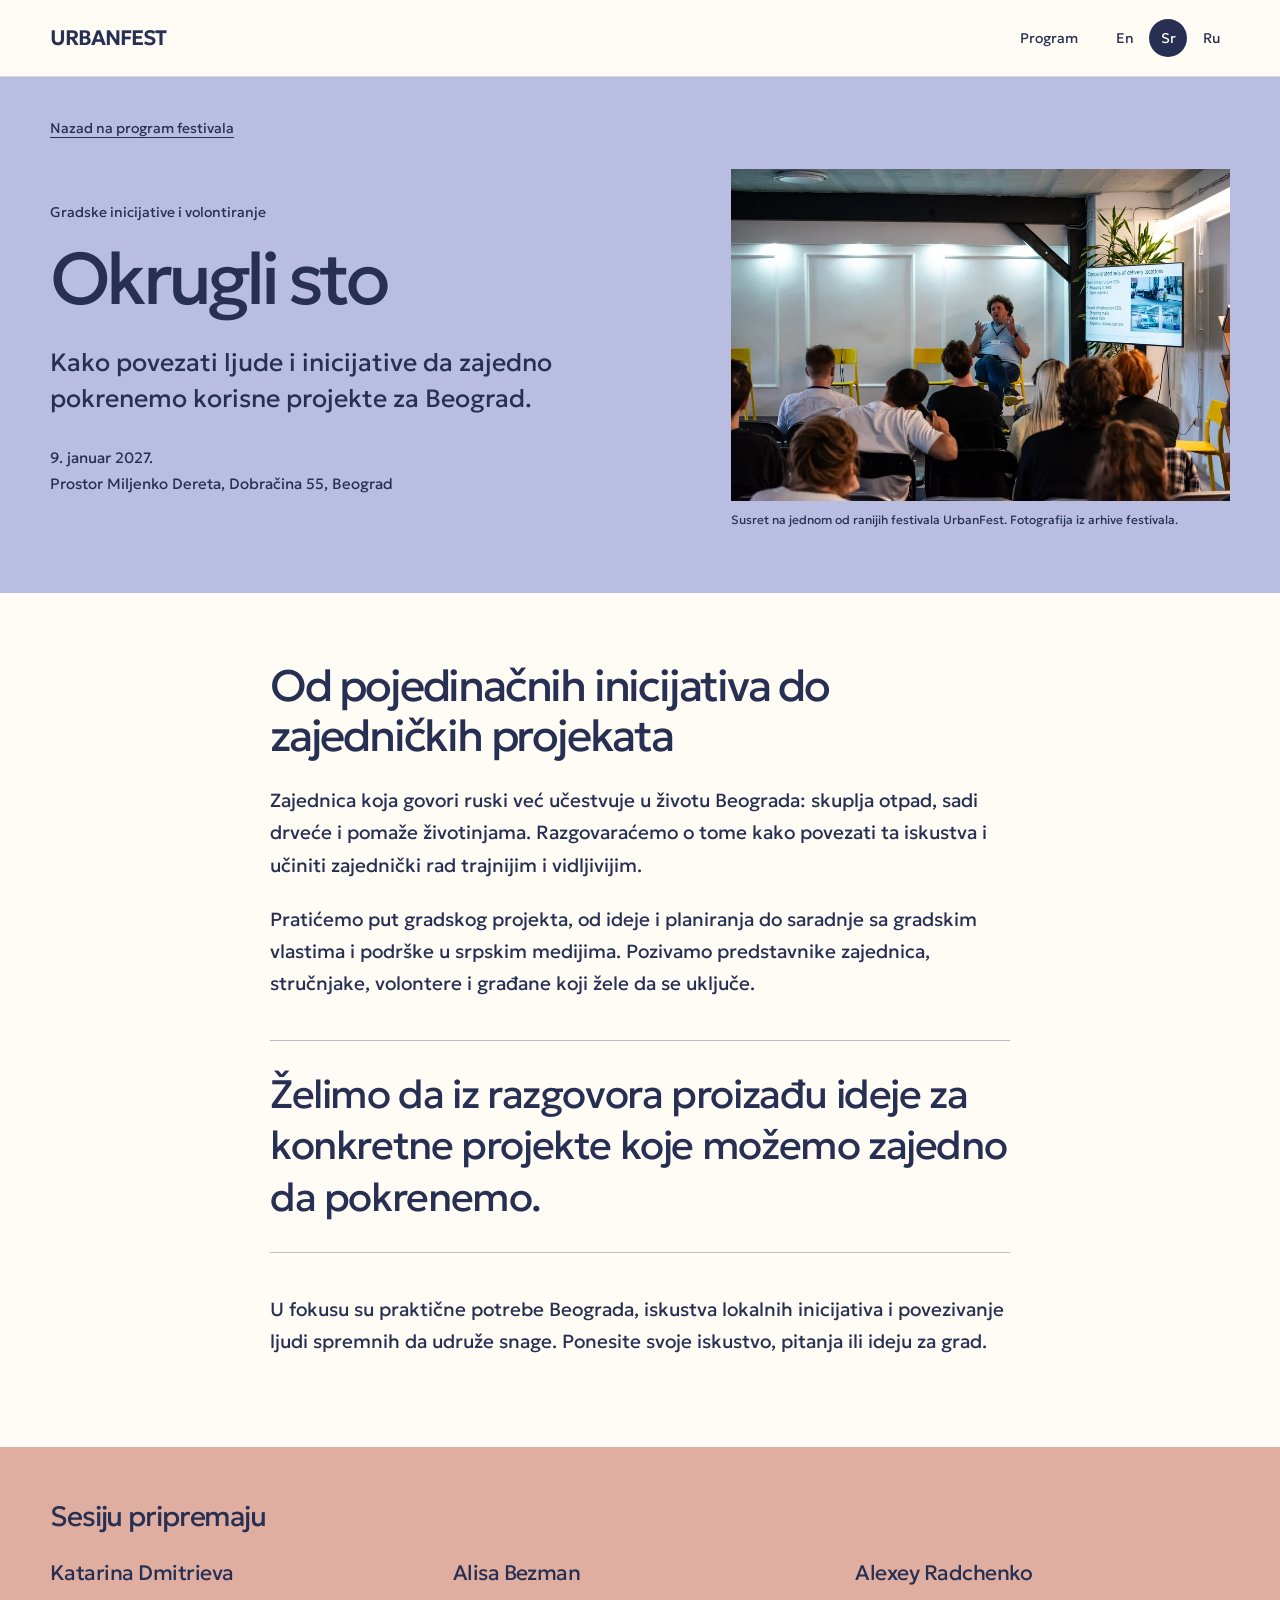
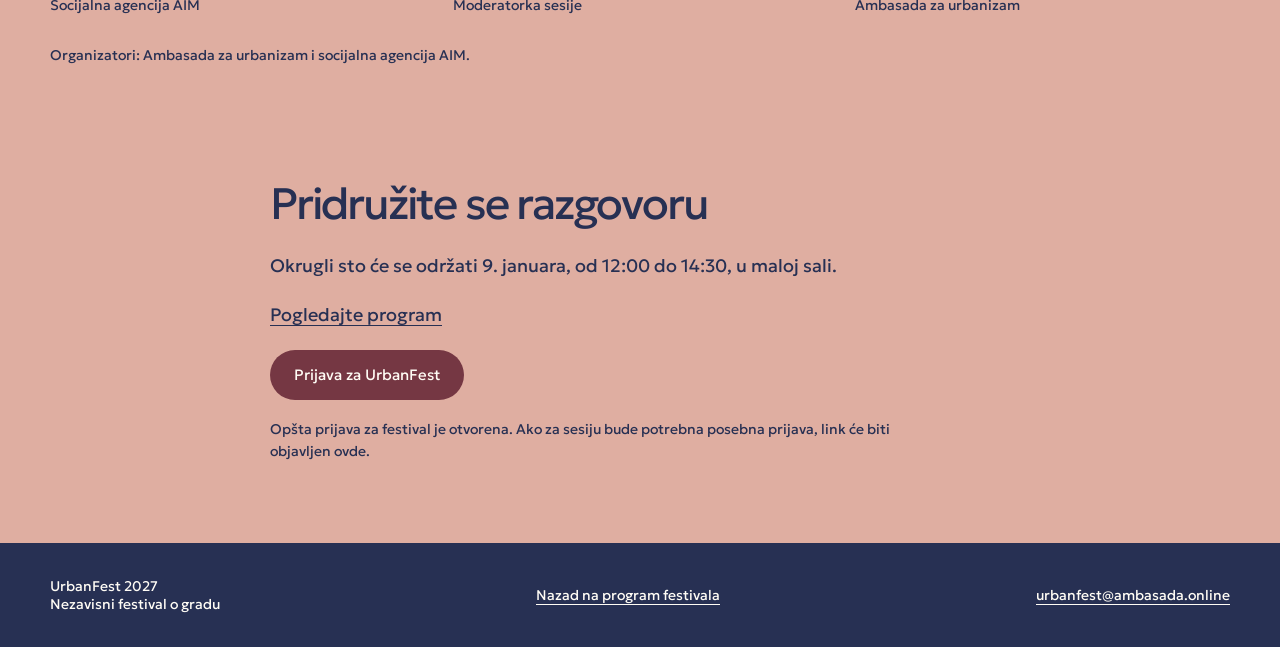
<file: sr/volunteering/index.html>
<!doctype html><html lang="sr"><head><meta charset="utf-8"><meta name="viewport" content="width=device-width,initial-scale=1"><title>Okrugli sto — UrbanFest 2027</title><meta name="description" content="Kako povezati ljude i inicijative da zajedno pokrenemo korisne projekte za Beograd."><link rel="canonical" href="https://urbanfestbelgrade.rs/sr/volunteering/"><link rel="alternate" hreflang="ru" href="https://urbanfestbelgrade.rs/ru/volunteering/"><link rel="alternate" hreflang="en" href="https://urbanfestbelgrade.rs/volunteering/"><link rel="alternate" hreflang="sr" href="https://urbanfestbelgrade.rs/sr/volunteering/"><link rel="alternate" hreflang="x-default" href="https://urbanfestbelgrade.rs/volunteering/"><link rel="icon" href="/favicon.svg" type="image/svg+xml"><meta property="og:type" content="website"><meta property="og:title" content="Okrugli sto — UrbanFest 2027"><meta property="og:description" content="Kako povezati ljude i inicijative da zajedno pokrenemo korisne projekte za Beograd."><meta property="og:url" content="https://urbanfestbelgrade.rs/sr/volunteering/"><meta property="og:image" content="https://urbanfestbelgrade.rs/assets/history-workshop.jpg"><meta name="twitter:card" content="summary_large_image"><link rel="preconnect" href="https://fonts.googleapis.com"><link rel="preconnect" href="https://fonts.gstatic.com" crossorigin><link href="https://fonts.googleapis.com/css2?family=Geologica:wght@300;400;500;600;700&display=swap" rel="stylesheet"><link rel="stylesheet" href="/assets/event-pages.css?v=20261118"><!-- Google tag (gtag.js) -->
<script async src="https://www.googletagmanager.com/gtag/js?id=G-C3VJ0NRSVP"></script>
<script>
  window.dataLayer = window.dataLayer || [];
  function gtag(){dataLayer.push(arguments);}
  if (['urbanfestbelgrade.rs', 'www.urbanfestbelgrade.rs'].includes(location.hostname)) {
    gtag('js', new Date());
    gtag('config', 'G-C3VJ0NRSVP');
  }
</script>
<script src="/assets/analytics.js?v=20261128-production" defer></script></head><body class="event-volunteer"><header class="event-header"><div class="event-wrap event-head"><a class="event-brand" href="/sr/">URBANFEST</a><nav class="event-nav" aria-label="UrbanFest"><a href="/sr/programme/">Program</a><div class="event-langs"><a href="/volunteering/" lang="en">En</a><a href="/sr/volunteering/" lang="sr" aria-current="page">Sr</a><a href="/ru/volunteering/" lang="ru">Ru</a></div></nav></div></header><main><section class="event-hero"><div class="event-wrap"><a class="event-back" href="/sr/#volunteering">Nazad na program festivala</a><div class="event-split"><div><p class="event-kicker">Gradske inicijative i volontiranje</p><h1>Okrugli sto</h1><p class="event-lead">Kako povezati ljude i inicijative da zajedno pokrenemo korisne projekte za Beograd.</p><p class="event-facts">9. januar 2027.<br>Prostor Miljenko Dereta, Dobračina 55, Beograd</p></div><figure><img class="event-archive-photo" src="/assets/optimized/history-workshop-1680.webp" alt="Susret na jednom od ranijih festivala UrbanFest. Fotografija iz arhive festivala." width="1680" height="1120" fetchpriority="high" srcset="/assets/optimized/history-workshop-480.webp 480w, /assets/optimized/history-workshop-960.webp 960w, /assets/optimized/history-workshop-1680.webp 1680w" sizes="(max-width: 560px) 100vw, (max-width: 900px) 80vw, 850px"><figcaption class="event-caption">Susret na jednom od ranijih festivala UrbanFest. Fotografija iz arhive festivala.</figcaption></figure></div></div></section><section class="event-content"><div class="event-wrap"><div class="event-prose"><h2>Od pojedinačnih inicijativa do zajedničkih projekata</h2><p>Zajednica koja govori ruski već učestvuje u životu Beograda: skuplja otpad, sadi drveće i pomaže životinjama. Razgovaraćemo o tome kako povezati ta iskustva i učiniti zajednički rad trajnijim i vidljivijim.</p><p>Pratićemo put gradskog projekta, od ideje i planiranja do saradnje sa gradskim vlastima i podrške u srpskim medijima. Pozivamo predstavnike zajednica, stručnjake, volontere i građane koji žele da se uključe.</p><blockquote class="event-callout">Želimo da iz razgovora proizađu ideje za konkretne projekte koje možemo zajedno da pokrenemo.</blockquote><p>U fokusu su praktične potrebe Beograda, iskustva lokalnih inicijativa i povezivanje ljudi spremnih da udruže snage. Ponesite svoje iskustvo, pitanja ili ideju za grad.</p></div></div></section><section class="event-people"><div class="event-wrap"><h2>Sesiju pripremaju</h2><div class="event-people-list"><div><h3>Katarina Dmitrieva</h3><p>Socijalna agencija AIM</p></div><div><h3>Alisa Bezman</h3><p>Moderatorka sesije</p></div><div><h3>Alexey Radchenko</h3><p>Ambasada za urbanizam</p></div></div><p class="event-note" style="margin:28px 0 0">Organizatori: Ambasada za urbanizam i socijalna agencija AIM.</p></div></section><section class="event-registration" id="registration"><div class="event-wrap"><div class="event-prose"><h2>Pridružite se razgovoru</h2><p>Okrugli sto će se održati 9. januara, od 12:00 do 14:30, u maloj sali.</p><p><a href="/sr/programme/#roundtable">Pogledajte program</a></p><a class="event-button" href="https://docs.google.com/forms/d/1slLSATMFyt-E8ZCHkyF-YfPMIX1MEFKwfa-5wL1tldc/viewform" target="_blank" rel="noopener noreferrer">Prijava za UrbanFest</a><p class="event-note" style="margin-top:18px">Opšta prijava za festival je otvorena. Ako za sesiju bude potrebna posebna prijava, link će biti objavljen ovde.</p></div></div></section></main><footer class="event-footer"><div class="event-wrap event-foot"><p>UrbanFest 2027<br>Nezavisni festival o gradu</p><a href="/sr/">Nazad na program festivala</a><a href="mailto:urbanfest@ambasada.online">urbanfest@ambasada.online</a></div></footer></body></html>
</file>
<file: assets/event-pages.css>
:root{--event-ink:#273053;--event-paper:#FFFCF5;--event-lilac:#BABDE2;--event-blue:#374375;--event-blush:#DFAEA1;--event-wine:#753743}
*{box-sizing:border-box}html{scroll-behavior:smooth}body{margin:0;background:var(--event-paper);color:var(--event-ink);font-family:Geologica,Arial,sans-serif;font-weight:400}a{color:inherit;text-underline-offset:4px}img{display:block;width:100%;height:auto}button,input,textarea{font:inherit}a:focus-visible,button:focus-visible,input:focus-visible,textarea:focus-visible{outline:3px solid var(--event-wine);outline-offset:5px}.event-wrap{width:min(1180px,calc(100% - 64px));margin:auto}.event-header{background:var(--event-paper);border-bottom:1px solid rgba(39,48,83,.18)}.event-head{min-height:76px;display:flex;align-items:center;justify-content:space-between;gap:24px}.event-brand{font-size:21px;font-weight:600;letter-spacing:-.05em;text-decoration:none}.event-nav{display:flex;align-items:center;gap:28px;font-size:14px}.event-nav>a{text-decoration:none}.event-langs{display:flex;gap:5px}.event-langs a{display:grid;place-items:center;min-width:38px;min-height:38px;text-decoration:none;border-radius:50%}.event-langs [aria-current]{background:var(--event-ink);color:var(--event-paper)}.event-back{display:inline-block;margin-bottom:32px;font-size:14px}.event-hero{padding:40px 0 64px}.event-kicker{font-size:14px;line-height:1.5;margin:0 0 18px}.event-hero h1{font-size:clamp(42px,5.7vw,78px);line-height:1.03;letter-spacing:-.065em;font-weight:400;margin:0;max-width:15ch}.event-lead{font-size:clamp(20px,2vw,25px);line-height:1.45;max-width:34ch;margin:28px 0 0}.event-facts{font-size:15px;line-height:1.7;margin:28px 0 0}.event-split{display:grid;grid-template-columns:1fr 1fr;gap:64px;align-items:center}.event-hero figure{margin:0}.event-hero-photo{aspect-ratio:4/3;object-fit:cover;border-radius:4px}.event-volunteer .event-hero{background:var(--event-lilac)}.event-volunteer .event-hero h1{max-width:17ch}.event-volunteer .event-lead{max-width:40ch}.event-volunteer .event-split{grid-template-columns:1.1fr .9fr;gap:72px}.event-archive-photo{aspect-ratio:3/2;object-fit:cover}.event-caption{font-size:12px;line-height:1.5;margin:10px 0 0;max-width:65ch}.event-content{padding:68px 0}.event-prose{max-width:740px;margin:auto}.event-content h2,.event-registration h2{font-size:clamp(30px,3.5vw,44px);line-height:1.12;font-weight:400;letter-spacing:-.05em;margin:0 0 24px}.event-prose p,.event-bio p{font-size:19px;line-height:1.7;margin:0 0 22px}.event-callout{font-size:clamp(26px,3.1vw,40px);line-height:1.3;letter-spacing:-.035em;margin:40px 0;padding:28px 0;border-top:1px solid rgba(39,48,83,.3);border-bottom:1px solid rgba(39,48,83,.3)}.event-people{background:var(--event-blush);padding:52px 0}.event-people h2{font-size:28px;font-weight:400;letter-spacing:-.04em;margin:0 0 26px}.event-people-list{display:grid;grid-template-columns:repeat(3,minmax(0,1fr));gap:28px}.event-people-list h3{font-size:21px;font-weight:400;margin:0 0 8px;letter-spacing:-.025em}.event-people-list p{font-size:14px;line-height:1.6;margin:0}.event-bio{padding:64px 0;background:var(--event-lilac)}.event-bio .event-split{grid-template-columns:280px 1fr;gap:68px;max-width:930px}.event-bio figure{margin:0}.event-portrait{aspect-ratio:4/5;object-fit:cover;object-position:center 22%}.event-bio h2{font-size:38px;letter-spacing:-.045em;font-weight:400;margin:0 0 20px}.event-gallery{padding:64px 0;background:var(--event-blue);color:var(--event-paper)}.event-gallery h2{font-size:36px;font-weight:400;letter-spacing:-.04em;margin:0 0 32px}.event-gallery-grid{display:grid;grid-template-columns:1fr 1fr;gap:24px}.event-gallery figure{margin:0}.event-gallery figure:first-child{grid-row:span 2}.event-gallery figure:first-child img{height:100%;object-fit:cover}.event-gallery img{border-radius:3px}.event-gallery .event-caption{margin-bottom:12px}.event-registration{padding:60px 0;background:var(--event-blush)}.event-registration p{font-size:18px;line-height:1.6;max-width:65ch;margin:0 0 20px}.event-button{display:inline-flex;justify-content:center;align-items:center;min-height:50px;border:0;border-radius:999px;background:var(--event-wine);color:var(--event-paper);padding:14px 24px;text-decoration:none;font-size:15px;line-height:1.4;cursor:pointer}.event-button:hover{background:var(--event-ink)}.event-note{font-size:14px!important;line-height:1.6!important}.event-footer{background:var(--event-ink);color:var(--event-paper);padding:34px 0}.event-foot{display:flex;justify-content:space-between;align-items:center;gap:24px;font-size:14px}.event-foot p{margin:0}.event-details-link{display:inline-block;margin-top:20px;font-size:16px;font-weight:500}.event-form{max-width:650px}.event-form label{display:block;margin:20px 0;font-size:15px;line-height:1.6}.event-form input:not([type=checkbox]),.event-form textarea{display:block;width:100%;background:var(--event-paper);color:var(--event-ink);border:1px solid var(--event-ink);border-radius:6px;padding:12px;margin-top:7px}.event-form textarea{min-height:100px;resize:vertical}.event-form .event-trap{display:none}.event-consent{display:flex!important;align-items:flex-start;gap:10px}.event-consent input{margin-top:6px}.event-form-status{margin-top:20px!important}
@media(max-width:800px){.event-wrap{width:calc(100% - 40px)}.event-split,.event-volunteer .event-split{grid-template-columns:1fr;gap:32px}.event-hero{padding:28px 0 40px}.event-hero h1{font-size:clamp(40px,8vw,62px);max-width:18ch}.event-archive-photo{aspect-ratio:3/2}.event-content{padding:44px 0}.event-lead{max-width:45ch}.event-bio .event-split{grid-template-columns:210px 1fr;gap:30px}.event-bio p,.event-prose p{font-size:17px}.event-people-list{grid-template-columns:1fr;gap:24px}.event-nav{gap:14px}.event-nav>a{display:none}.event-foot{align-items:flex-start;flex-direction:column;gap:16px}.event-gallery-grid{gap:14px}}
@media(max-width:480px){.event-wrap{width:calc(100% - 32px)}.event-head{min-height:64px;gap:12px}.event-brand{font-size:19px}.event-langs a{min-width:34px;min-height:34px}.event-back{margin-bottom:26px}.event-hero h1{font-size:42px}.event-lead{font-size:20px}.event-facts{font-size:14px}.event-hero-photo{aspect-ratio:4/3}.event-bio{padding:40px 0}.event-bio .event-split{grid-template-columns:1fr}.event-portrait{max-width:280px}.event-gallery{padding:40px 0}.event-gallery-grid{grid-template-columns:1fr;gap:24px}.event-gallery figure:first-child{grid-row:auto}.event-gallery figure:first-child img{height:auto}.event-registration{padding:40px 0}.event-registration p{font-size:17px}.event-people{padding:36px 0}.event-prose p{line-height:1.65}}
@media(prefers-reduced-motion:reduce){html{scroll-behavior:auto}}

/* Keep process photographs uncropped. */
.event-gallery-grid{grid-template-columns:repeat(3,minmax(0,1fr))}.event-gallery figure:first-child{grid-row:auto}.event-gallery figure:first-child img{height:auto;object-fit:initial}
@media(max-width:800px){.event-gallery-grid{grid-template-columns:1fr 1fr}.event-gallery figure:first-child{grid-column:1/-1}}
@media(max-width:480px){.event-gallery-grid{grid-template-columns:1fr}.event-gallery figure:first-child{grid-column:auto}}
.event-button:disabled{opacity:.65;cursor:default}
.event-form input.event-trap{display:none}
</file>
<file: assets/programme.css>
.programme-page .event-wrap{width:min(1240px,calc(100% - 48px))}
.programme-main{padding:36px 0 56px}
.programme-title{font-size:clamp(48px,9vw,120px);font-weight:500;letter-spacing:-.065em;line-height:1.05;margin:0 0 26px;overflow-wrap:anywhere}
.programme-facts{display:flex;flex-wrap:wrap;gap:8px 24px;margin:0 0 32px;font-size:14px;line-height:1.5}
.programme-facts span{white-space:nowrap}
.programme-visit{display:flex;align-items:center;justify-content:space-between;flex-wrap:wrap;gap:16px 24px;padding:0 0 24px;margin-bottom:24px;border-bottom:1px solid var(--event-lilac)}
.programme-venue{font-size:14px;line-height:1.6;text-underline-offset:4px;overflow-wrap:anywhere}
.programme-visit .event-button{font-size:14px;padding:12px 20px}
.programme-layout{display:grid;grid-template-columns:minmax(0,1fr) 240px;gap:28px;align-items:start}
.programme-timetable{min-width:0}
.programme-heads,.programme-grid{display:grid;grid-template-columns:48px repeat(2,minmax(0,1fr));column-gap:8px}
.programme-heads{margin-bottom:14px}
.programme-hall{background:var(--event-blue);color:var(--event-paper);padding:14px 12px;min-width:0}
.programme-hall h2{font-size:18px;line-height:1.2;font-weight:500;margin:0 0 7px}
.programme-hall p{font-size:13px;line-height:1.5;margin:0}
.programme-grid{grid-template-rows:repeat(14,minmax(132px,auto))}
.programme-time{grid-column:1;align-self:start;font-size:13px;font-variant-numeric:tabular-nums;line-height:1.3;position:relative;top:-7px}
.programme-event{background:var(--event-lilac);color:var(--event-ink);padding:14px 12px;margin:0 0 4px;min-width:0;overflow-wrap:anywhere;border-radius:3px}
.programme-event h3{font-size:17px;line-height:1.3;font-weight:500;margin:0 0 9px}
.programme-event p{font-size:14px;line-height:1.5;margin:0}
.programme-event .programme-when{font-size:13px;line-height:1.4;font-variant-numeric:tabular-nums;margin:0 0 10px}
.programme-event .programme-language{font-size:13px;line-height:1.5;margin:12px 0 0}
.programme-event .programme-format{font-size:13px;margin:8px 0 16px}
.programme-event--climate,.programme-event--common{background:var(--event-ink);color:var(--event-paper)}
.programme-event--panel,.programme-event--volunteer{background:var(--event-blush)}
.programme-event--common{display:flex;align-items:center;justify-content:space-between;gap:16px}
.programme-event--common .programme-when{margin:0;white-space:nowrap}
.programme-event--common h3{font-size:16px;margin:0}
.programme-event--volunteer h3{font-size:23px;line-height:1.2;margin:18px 0 22px}
.programme-event--volunteer ul{font-size:15px;line-height:1.6;margin:28px 0;padding-left:20px}
.programme-event--volunteer li{margin:0 0 18px}
.programme-event--volunteer a{display:inline-block;font-size:14px;margin-top:18px}
.programme-workshops{border-top:1px solid var(--event-ink);padding-top:14px;min-width:0}
.programme-workshops h2{font-size:25px;font-weight:400;letter-spacing:-.035em;margin:0 0 12px}
.programme-workshops>p{font-size:14px;line-height:1.6;margin:0 0 22px}
.programme-workshop{border-top:1px solid var(--event-lilac);padding:18px 0}
.programme-workshop h3{font-size:17px;line-height:1.35;font-weight:500;margin:0 0 10px}
.programme-workshop p{font-size:14px;line-height:1.65;margin:7px 0}
.programme-workshop strong{font-weight:700}
.programme-workshop a{display:inline-block;font-size:14px;margin-top:8px}
.programme-workshop .programme-signup{color:var(--event-wine)}
.programme-note{font-size:14px;line-height:1.7;max-width:none;margin:28px 0 0}
@media(max-width:850px){.programme-layout{grid-template-columns:1fr}.programme-workshops{margin-top:10px}.programme-workshop{display:grid;grid-template-columns:1fr 1.4fr;gap:6px 24px}.programme-workshop h3{grid-row:span 3}.programme-workshop p{margin:0}.programme-workshop a{grid-column:2}.programme-page .event-nav>a{display:inline}.programme-main{padding-top:28px}}
@media(max-width:480px){.programme-page .event-wrap{width:calc(100% - 24px)}.programme-title{margin-bottom:22px}.programme-facts{font-size:13px;gap:7px 16px;margin-bottom:26px}.programme-heads,.programme-grid{grid-template-columns:36px repeat(2,minmax(0,1fr));column-gap:5px}.programme-hall{padding:12px 7px}.programme-hall h2{font-size:15px}.programme-hall p{font-size:12px}.programme-time{font-size:11px}.programme-event{padding:12px 7px}.programme-event h3{font-size:15px}.programme-event p{font-size:13px}.programme-event .programme-when,.programme-event .programme-language,.programme-event .programme-format{font-size:12px}.programme-event--common{gap:10px}.programme-event--common h3{font-size:14px}.programme-event--volunteer h3{font-size:19px}.programme-event--volunteer ul{font-size:13px;padding-left:16px}.programme-event--volunteer a{font-size:13px}.programme-workshop{grid-template-columns:1fr;gap:0}.programme-workshop h3{grid-row:auto}.programme-workshop p{margin:5px 0}.programme-workshop a{grid-column:auto}.programme-page .event-nav>a{font-size:13px}.programme-page .event-head{gap:10px}.programme-page .event-nav{gap:8px}.programme-page .event-brand{font-size:17px}.programme-page .event-langs a{min-width:30px;min-height:34px}}
</file>
